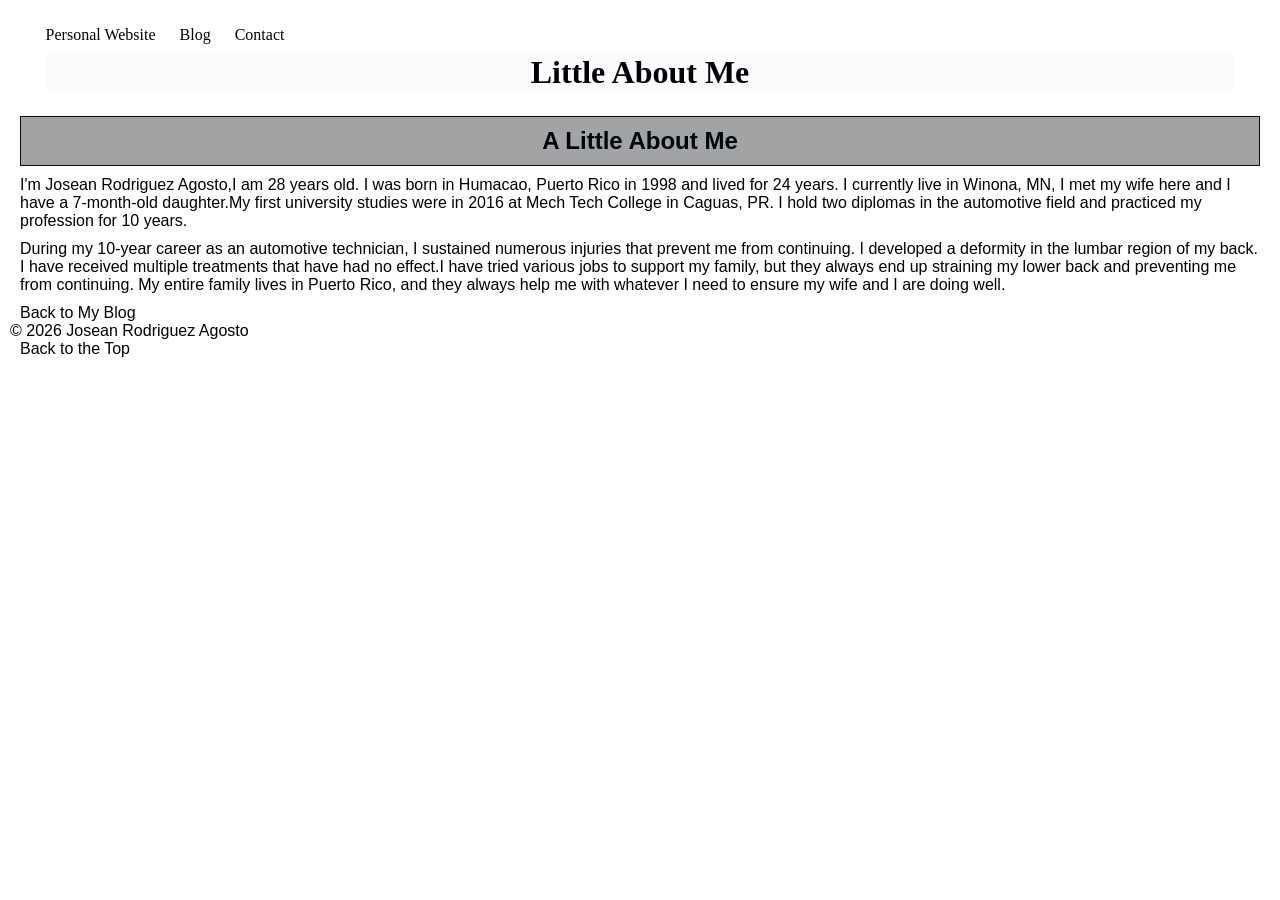
<file: midterm_proyect/index.html>
<!DOCTYPE html>
<html lang="en">
<head>
  <meta charset="UTF-8">
  <meta name="viewport" content="width=device-width, initial-scale=1.0">
  <link href="styles.css" rel="stylesheet">
  <title>About Me</title>
  </head>
  <header>
    <nav>
        <a href="index.html">Personal Website</a>
        <a href="blog.html">Blog</a>
        <a href="contact.html">Contact</a>
    </nav>
    <h1>Little About Me</h1>
  </header>
  <main>
    <section>
        <h2>A Little About Me</h2>
        <p>I'm Josean Rodriguez Agosto,I am 28 years old. I was born in Humacao, Puerto Rico in 1998 and lived for 24 years. I currently live in Winona, MN, I met my wife here and I have a 7-month-old daughter.My first university studies were in 2016 at Mech Tech College in Caguas, PR. I hold two diplomas in the automotive field and practiced my profession for 10 years.</p>
        <p>During my 10-year career as an automotive technician, I sustained numerous injuries that prevent me from continuing. I developed a deformity in the lumbar region of my back. I have received multiple treatments that have had no effect.I have tried various jobs to support my family, but they always end up straining my lower back and preventing me from continuing. My entire family lives in Puerto Rico, and they always help me with whatever I need to ensure my wife and I are doing well.</p>
    </section>
    <a href="blog.html">Back to My Blog</a>
  </main>
  <footer> 
    <nav>&copy; 2026 Josean Rodriguez Agosto</nav>
</footer>
<a id="main-heading" href="#main-heading">Back to the Top</a>
</html>
</file>
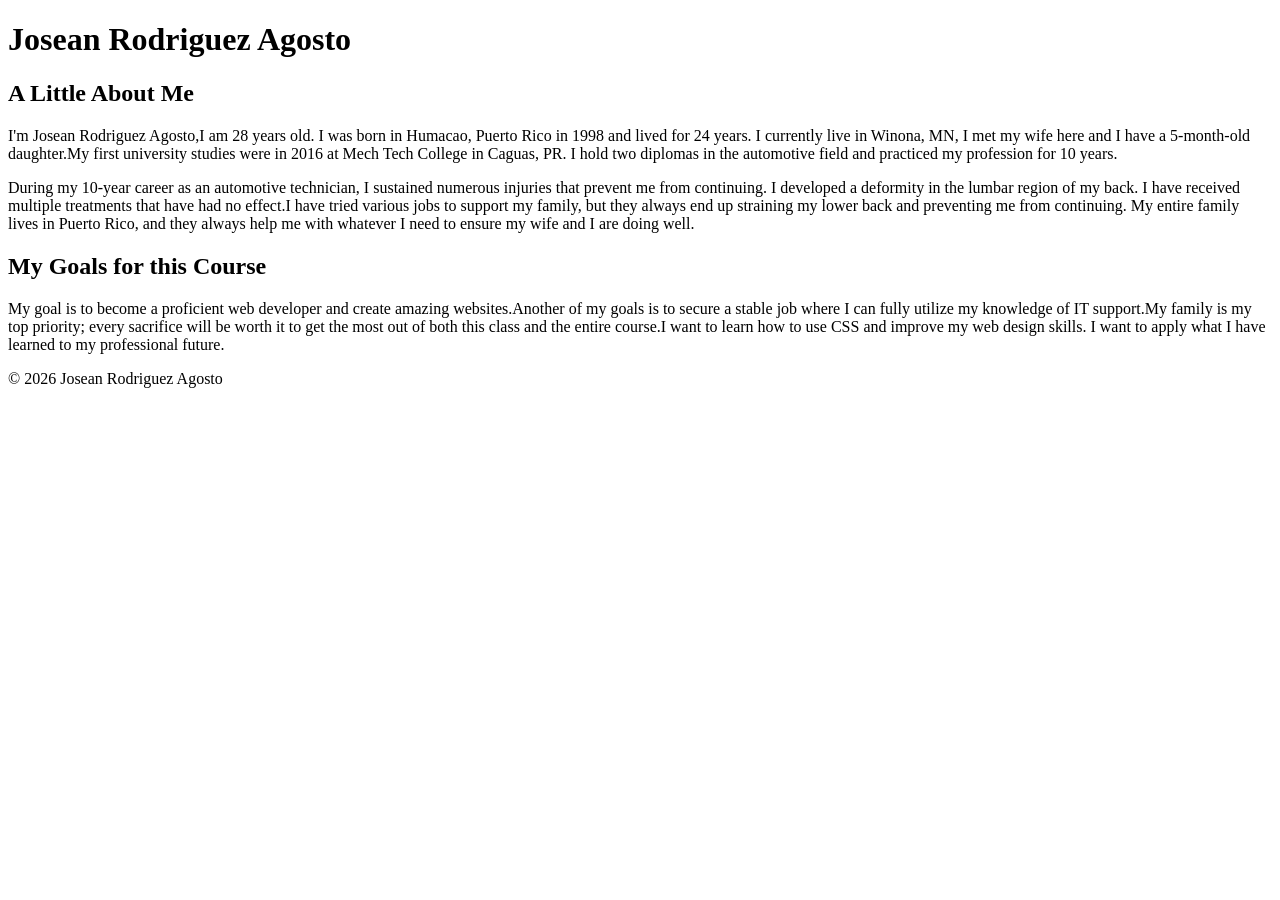
<file: Week1_Assogment/index.html>
<!DOCTYPE html>
<header>
<h1>Josean Rodriguez Agosto</h1>
</header>
<main>
    <section>
        <h2>A Little About Me</h2>
        <p>I'm Josean Rodriguez Agosto,I am 28 years old. I was born in Humacao, Puerto Rico in 1998 and lived for 24 years. I currently live in Winona, MN, I met my wife here and I have a 5-month-old daughter.My first university studies were in 2016 at Mech Tech College in Caguas, PR. I hold two diplomas in the automotive field and practiced my profession for 10 years.</p>
        <p>During my 10-year career as an automotive technician, I sustained numerous injuries that prevent me from continuing. I developed a deformity in the lumbar region of my back. I have received multiple treatments that have had no effect.I have tried various jobs to support my family, but they always end up straining my lower back and preventing me from continuing. My entire family lives in Puerto Rico, and they always help me with whatever I need to ensure my wife and I are doing well.</p>
    </section>
    <section>
        <h2>My Goals for this Course</h2>
        <p>My goal is to become a proficient web developer and create amazing websites.Another of my goals is to secure a stable job where I can fully utilize my knowledge of IT support.My family is my top priority; every sacrifice will be worth it to get the most out of both this class and the entire course.I want to learn how to use CSS and improve my web design skills. I want to apply what I have learned to my professional future.</p>
    </section>
</main>
<footer> 
    <nav>&copy; 2026 Josean Rodriguez Agosto</nav>
</footer>
</html>
</file>
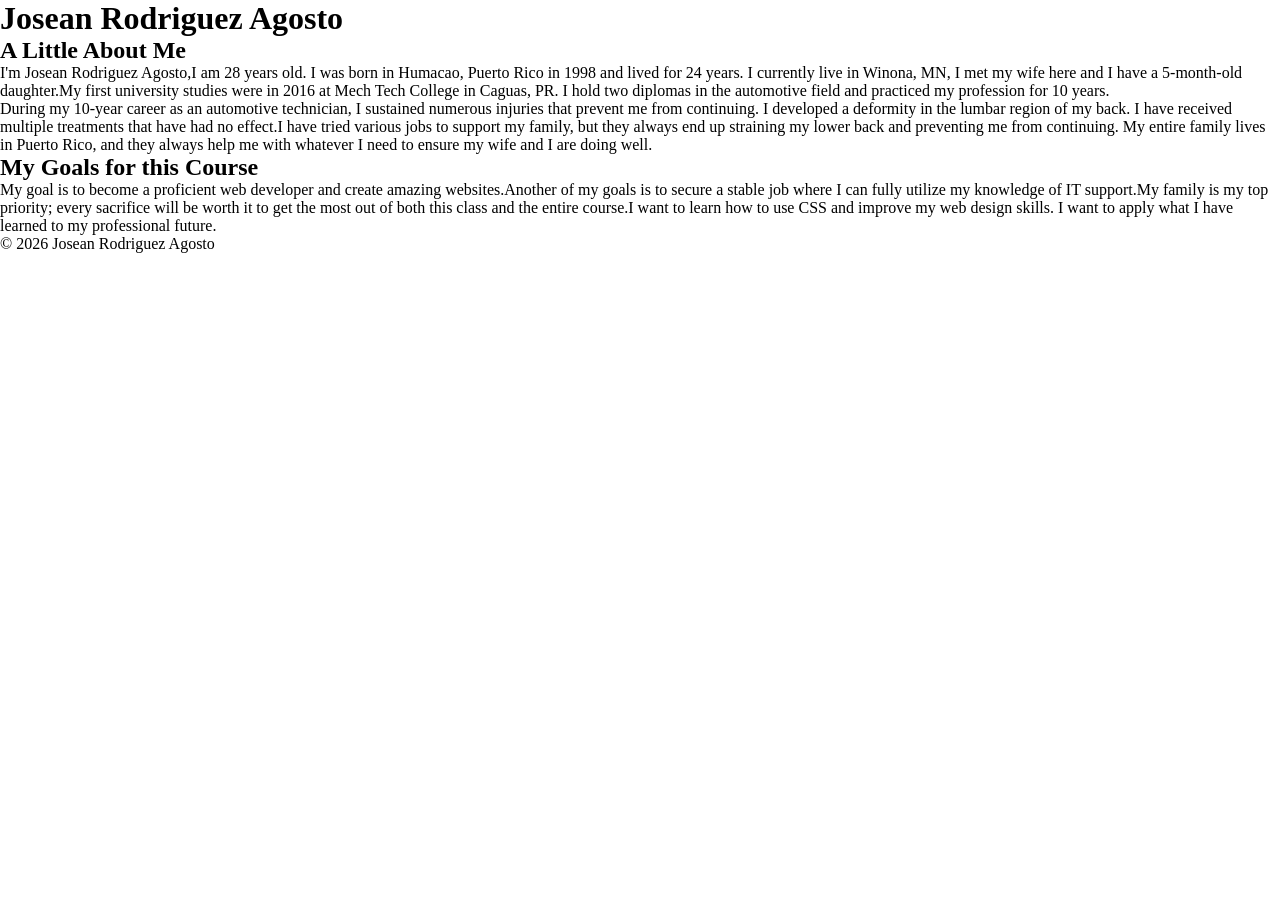
<file: Week2_Assigment/Index.html>
<!DOCTYPE html>
<html lang="en">
<head>
    <title>Josean Rodriguez Agosto</title>
    <meta charset="UTF-8">
    <meta name="viewport" content="width=device-width, initial-scale=1.0">
    <link href="Reset.css" rel="stylesheet">
</head>
<body>
<header>
<h1>Josean Rodriguez Agosto</h1>
</header>
<main>
    <section>
        <h2>A Little About Me</h2>
        <p>I'm Josean Rodriguez Agosto,I am 28 years old. I was born in Humacao, Puerto Rico in 1998 and lived for 24 years. I currently live in Winona, MN, I met my wife here and I have a 5-month-old daughter.My first university studies were in 2016 at Mech Tech College in Caguas, PR. I hold two diplomas in the automotive field and practiced my profession for 10 years.</p>
        <p>During my 10-year career as an automotive technician, I sustained numerous injuries that prevent me from continuing. I developed a deformity in the lumbar region of my back. I have received multiple treatments that have had no effect.I have tried various jobs to support my family, but they always end up straining my lower back and preventing me from continuing. My entire family lives in Puerto Rico, and they always help me with whatever I need to ensure my wife and I are doing well.</p>
    </section>
    <section>
        <h2>My Goals for this Course</h2>
        <p>My goal is to become a proficient web developer and create amazing websites.Another of my goals is to secure a stable job where I can fully utilize my knowledge of IT support.My family is my top priority; every sacrifice will be worth it to get the most out of both this class and the entire course.I want to learn how to use CSS and improve my web design skills. I want to apply what I have learned to my professional future.</p>
    </section>
</main>
</body>
<footer> 
    <nav>&copy; 2026 Josean Rodriguez Agosto</nav>
</footer>
</html>
</file>
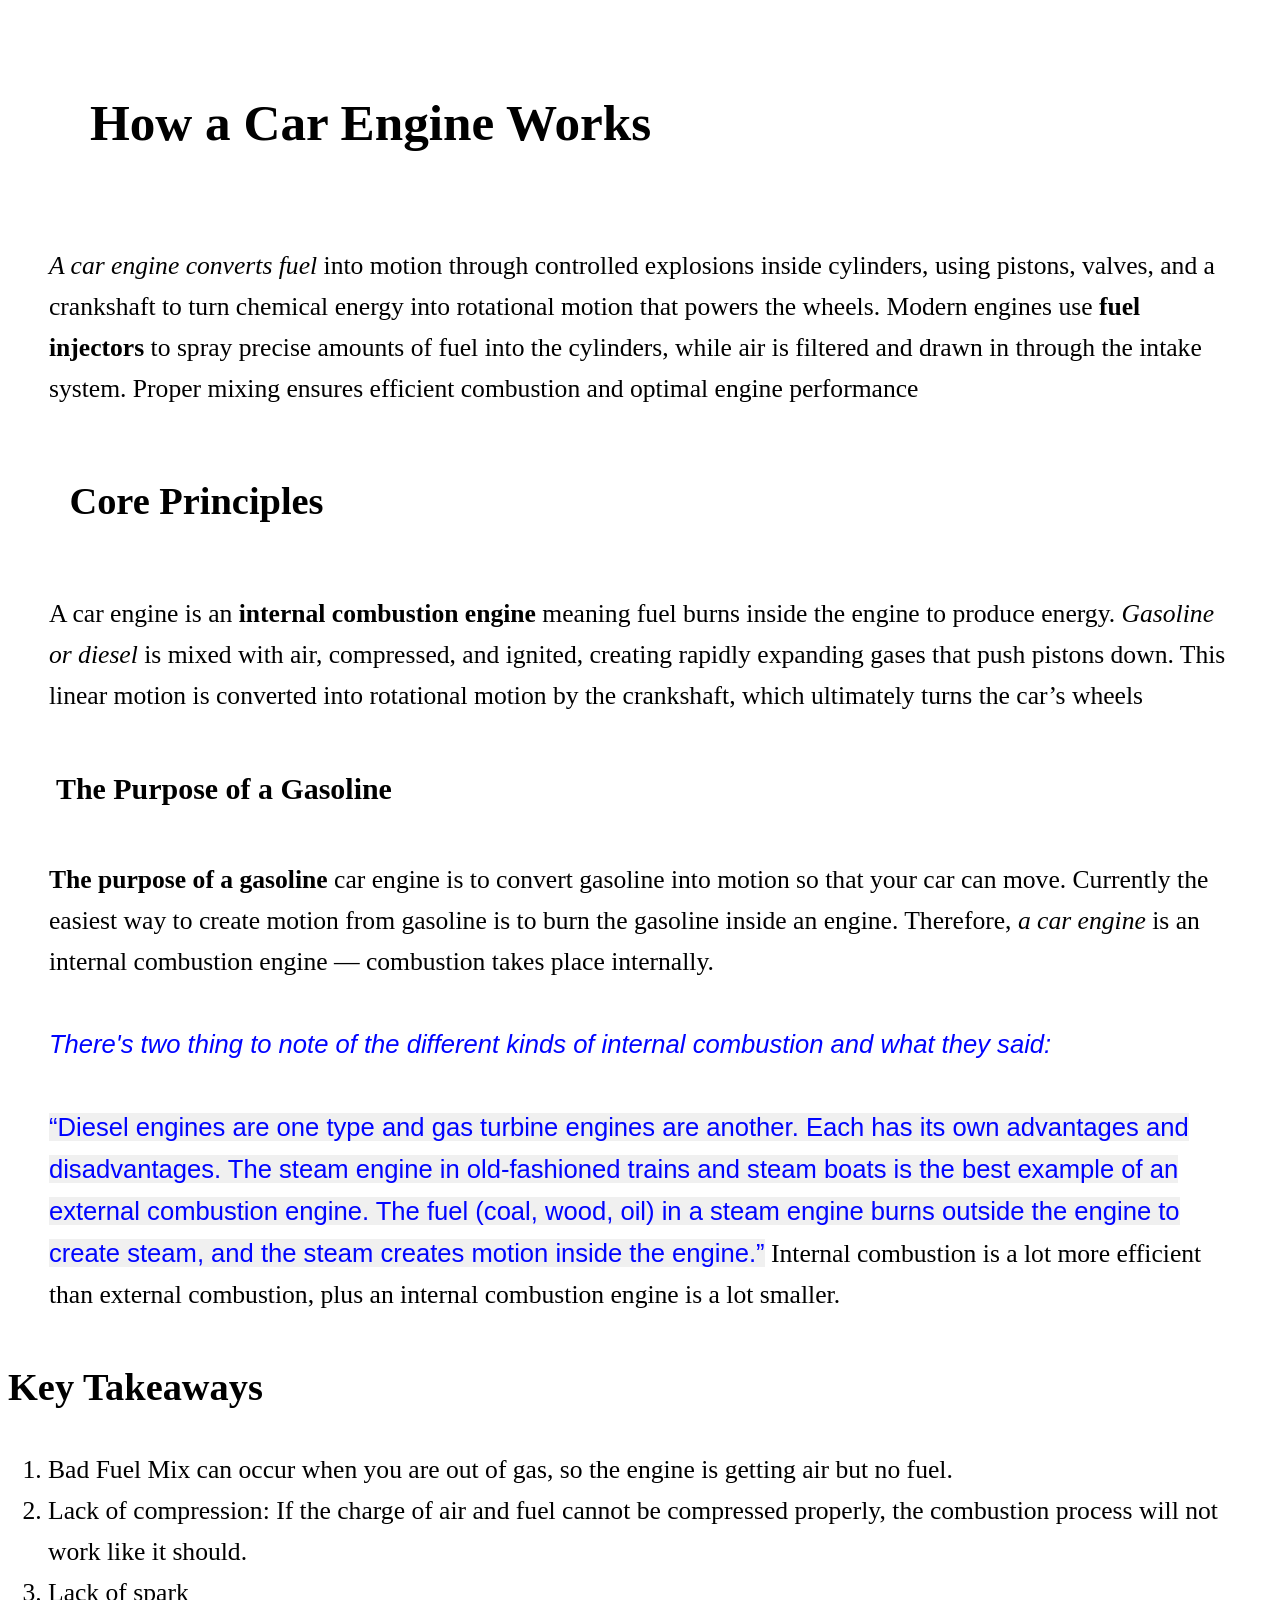
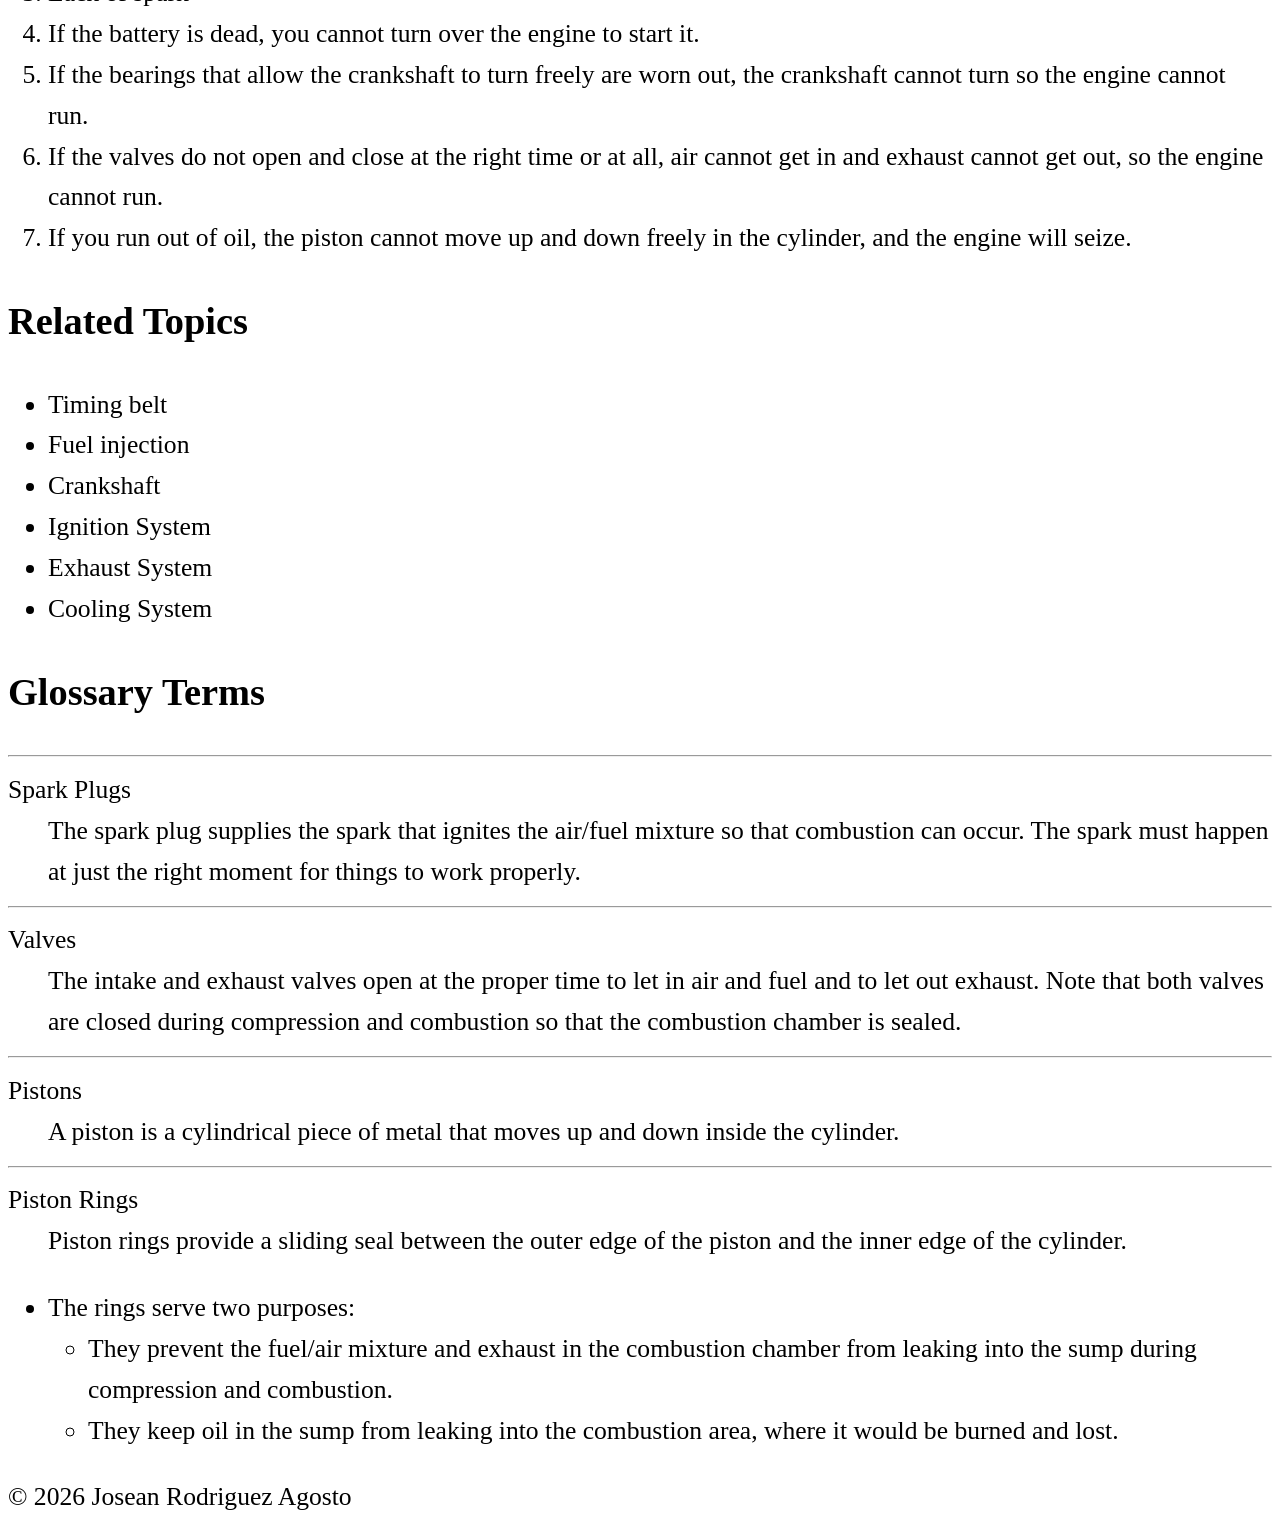
<file: Week3_Assignment/Index.html>
<!DOCTYPE html>
<html lang="en">
<head>
    <meta charset="UTF-8">
    <meta name="viewport" content="width=device-width, initial-scale=1.0">
    <title>How a Car Engine Works</title>
    <link href="style.css" rel="stylesheet">
</head>
<body>
    <header>
        <h1>How a Car Engine Works</h1>
            <p><em>A car engine converts fuel</em> into motion through controlled explosions inside cylinders, using pistons, valves, and a crankshaft to turn chemical energy into rotational motion that powers the wheels. Modern engines use <strong>fuel injectors</strong> to spray precise amounts of fuel into the cylinders, while air is filtered and drawn in through the intake system. Proper mixing ensures efficient combustion and optimal engine performance</p>
        <h2>Core Principles</h2>
            <p>A car engine is an <strong> internal combustion engine</strong> meaning fuel burns inside the engine to produce energy. <em>Gasoline or diesel</em> is mixed with air, compressed, and ignited, creating rapidly expanding gases that push pistons down. This linear motion is converted into rotational motion by the crankshaft, which ultimately turns the car’s wheels</p>   
        <h3>The Purpose of a Gasoline</h3>
            <p><strong>The purpose of a gasoline</strong> car engine is to convert gasoline into motion so that your car can move. Currently the easiest way to create motion from gasoline is to burn the gasoline inside an engine. Therefore, <em>a car engine</em> is an internal combustion engine — combustion takes place internally.</p>
            <p><cite>There's two thing to note of the different kinds of internal combustion and what they said:<cite></p>
             <p><q>Diesel engines are one type and gas turbine engines are another. Each has its own advantages and disadvantages. The steam engine in old-fashioned trains and steam boats is the best example of an external combustion engine. The fuel (coal, wood, oil) in a steam engine burns outside the engine to create steam, and the steam creates motion inside the engine.</q> Internal combustion is a lot more efficient than external combustion, plus an internal combustion engine is a lot smaller.</p>
    </header>
    <article>
    <h1>Key Takeaways</h1>
    <ol>
        <li>Bad Fuel Mix can occur when you are out of gas, so the engine is getting air but no fuel. </li>
        <li>Lack of compression: If the charge of air and fuel cannot be compressed properly, the combustion process will not work like it should.</li>
        <li>Lack of spark</li>
        <li>If the battery is dead, you cannot turn over the engine to start it.</li>
        <li>If the bearings that allow the crankshaft to turn freely are worn out, the crankshaft cannot turn so the engine cannot run.</li>
        <li>If the valves do not open and close at the right time or at all, air cannot get in and exhaust cannot get out, so the engine cannot run.</li>
        <li>If you run out of oil, the piston cannot move up and down freely in the cylinder, and the engine will seize.</li>
    </ol>
    <h1>Related Topics</h1>
        <ul>    
            <li>Timing belt</li>
            <li>Fuel injection</li>
            <li>Crankshaft</li>
            <li>Ignition System</li>
            <li>Exhaust System</li>
            <li>Cooling System</li>
        </ul>
    </dl>
        <dl>
            <h1>Glossary Terms</h1>
            <hr><dt>Spark Plugs</dt></hr>
            <dd>The spark plug supplies the spark that ignites the air/fuel mixture so that combustion can occur. The spark must happen at just the right moment for things to work properly.</dd>    
            <hr><dt>Valves</dt></hr>
            <dd>The intake and exhaust valves open at the proper time to let in air and fuel and to let out exhaust. Note that both valves are closed during compression and combustion so that the combustion chamber is sealed.</dd>
            <hr><dt>Pistons</dt></hr>    
            <dd>A piston is a cylindrical piece of metal that moves up and down inside the cylinder.</dd>
            <hr><dt>Piston Rings</dt></hr>
            <dd>Piston rings provide a sliding seal between the outer edge of the piston and the inner edge of the cylinder.</dd> 
            <ul>         
                    <li>The rings serve two purposes:     
                    <ul>
                        <li>They prevent the fuel/air mixture and exhaust in the combustion chamber from leaking into the sump during compression and combustion.</li>
                        <li>They keep oil in the sump from leaking into the combustion area, where it would be burned and lost.</li>          
                    </ul>
                </li>
            </ul>   
        </dl>
    </article>
</body>
</html>
<footer> 
    <nav>&copy; 2026 Josean Rodriguez Agosto</nav>
</footer>
</file>
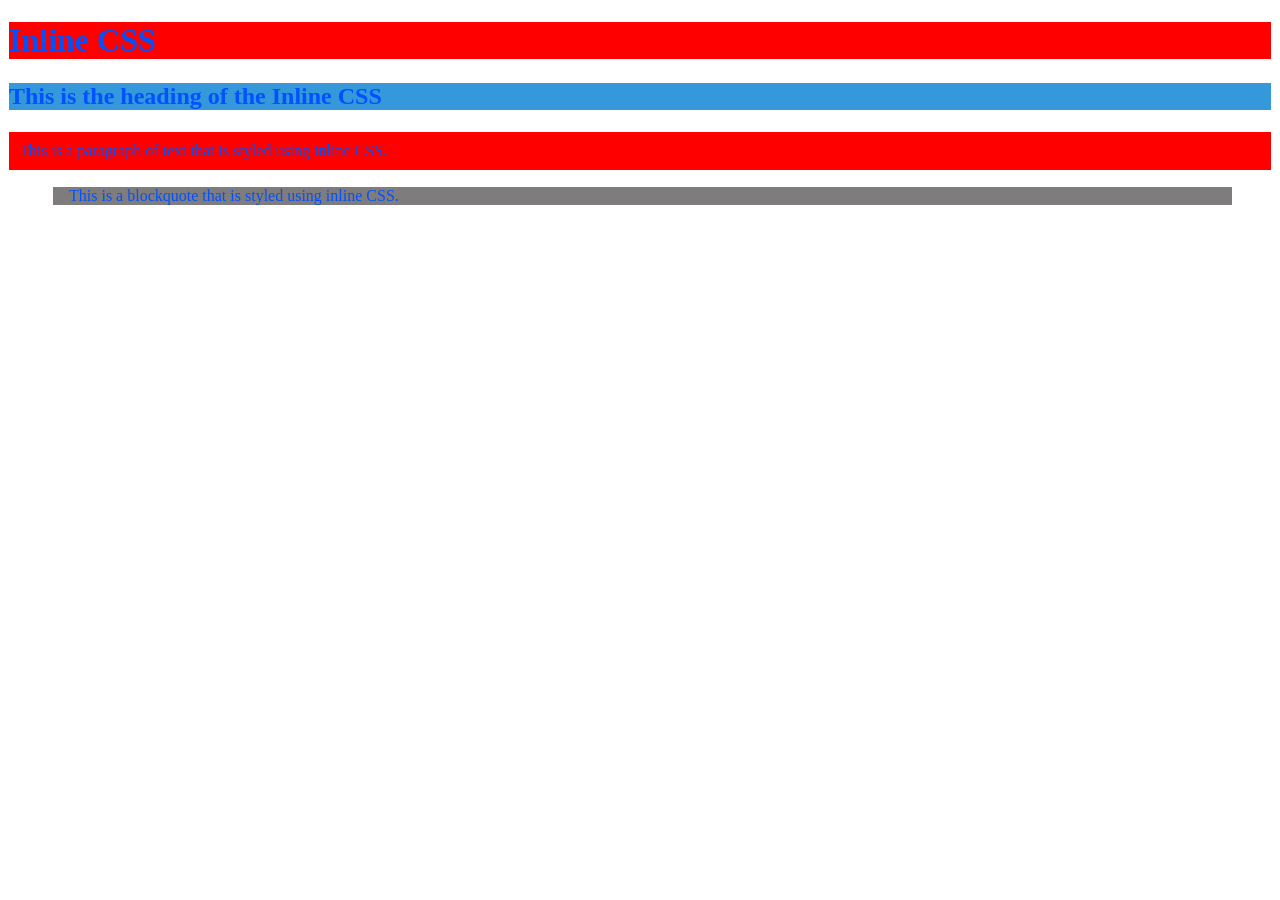
<file: Week6_Assignment/index.html>
<!DOCTYPE html>
<html lang="en">
    
    <head>
        <meta charset="UTF-8">
        <meta name="viewport" content="width=device-width, initial-scale=1.0">
        <title>Inline CSS</title>
        <link href="styles.css" rel="stylesheet">
    </head>
 
    <body>
        <h1>Inline CSS</h1>
        <h2>This is the heading of the Inline CSS</h2>
        <div>
            This is a paragraph of text that is styled using inline CSS.
        </div>
        <blockquote>
            This is a blockquote that is styled using inline CSS.
        </blockquote>
    </body>

</html>
</file>
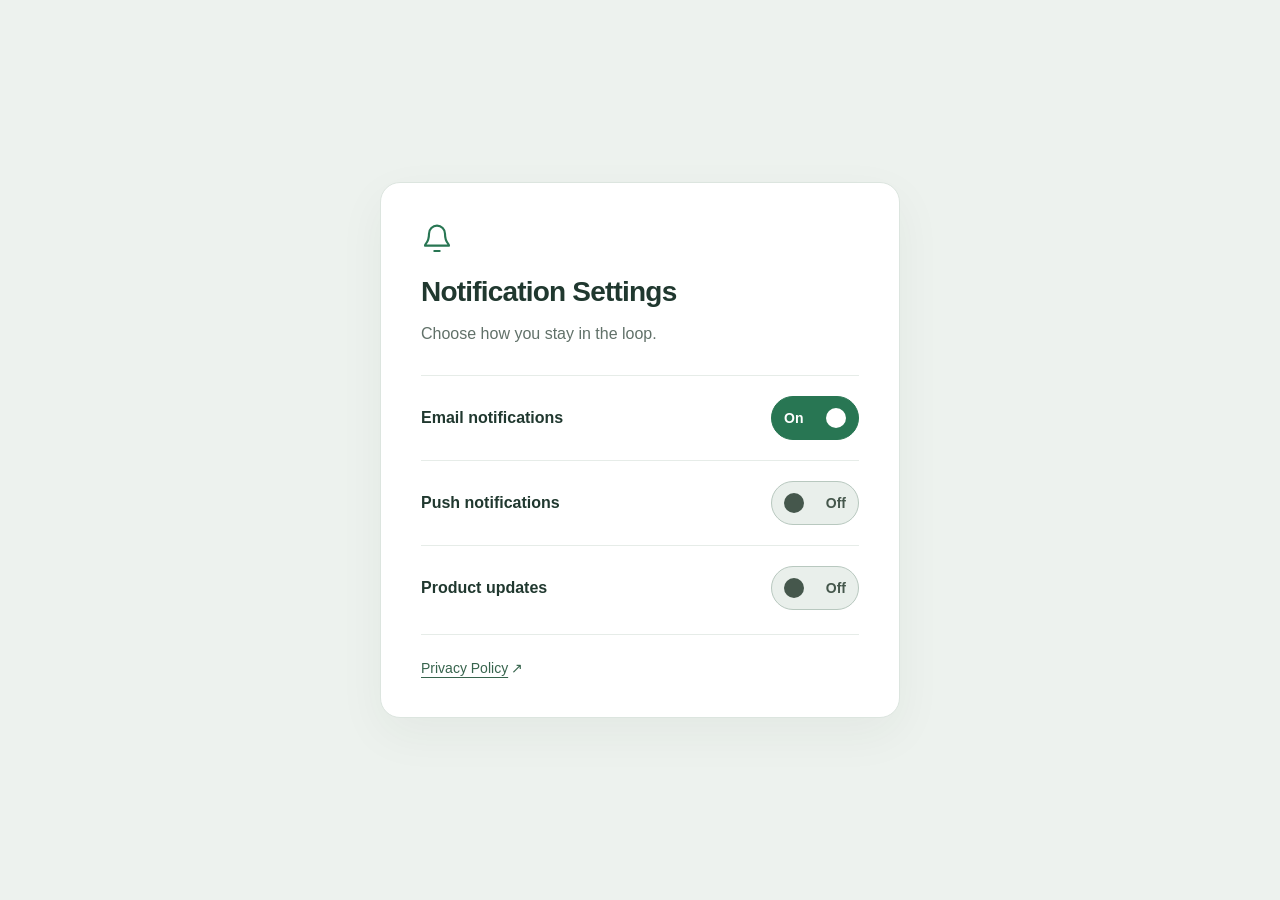
<file: Week7_Assignment/index.html>
<!DOCTYPE html>
<html lang="en">
<head>
  <meta charset="UTF-8">
  <meta name="viewport" content="width=device-width, initial-scale=1.0">
  <title>Notification Settings</title>
  <link rel="stylesheet" href="styles.css">
</head>
<body>
  <main>
    <div id="settings-panel" aria-labelledby="settings-title">
      <svg class="notification-icon" xmlns="http://www.w3.org/2000/svg" width="32" height="32" viewBox="0 0 24 24" fill="none" stroke="currentColor" stroke-width="1.6" stroke-linecap="round" stroke-linejoin="round" aria-hidden="true">
        <path d="M18 8a6 6 0 0 0-12 0c0 7-3 7-3 9h18c0-2-3-2-3-9"/>
        <path d="M10 21h4"/>
      </svg>
      <h2 id="settings-title">Notification Settings</h2>
      <p class="intro">Choose how you stay in the loop.</p>

      <div class="setting">
        <label id="email-label">Email notifications</label>
        <a href="#email" id="email" class="active" role="switch" aria-checked="true" aria-labelledby="email-label"><span>On</span></a>
      </div>
      <div class="setting">
        <label id="push-label">Push notifications</label>
        <a href="#push" id="push" role="switch" aria-checked="false" aria-labelledby="push-label"><span>Off</span></a>
      </div>
      <div class="setting">
        <label id="updates-label">Product updates</label>
        <a href="#updates" id="updates" role="switch" aria-checked="false" aria-labelledby="updates-label"><span>Off</span></a>
      </div>

      <div class="privacy-row">
        <a href="https://www.mozilla.org/en-US/privacy/" target="_blank" rel="noopener noreferrer">Privacy Policy</a>
      </div>
    </div>
  </main>
  <script>
    // Keep the visual state and accessible switch state in sync.
    document.querySelectorAll('.setting a').forEach(toggle => {
      function changeState(event) {
        event.preventDefault();
        const enabled = toggle.classList.toggle('active');
        toggle.setAttribute('aria-checked', String(enabled));
        toggle.querySelector('span').textContent = enabled ? 'On' : 'Off';
      }
      toggle.addEventListener('click', changeState);
      toggle.addEventListener('keydown', event => {
        if (event.key === ' ') changeState(event);
      });
    });
  </script>
</body>
</html>
</file>
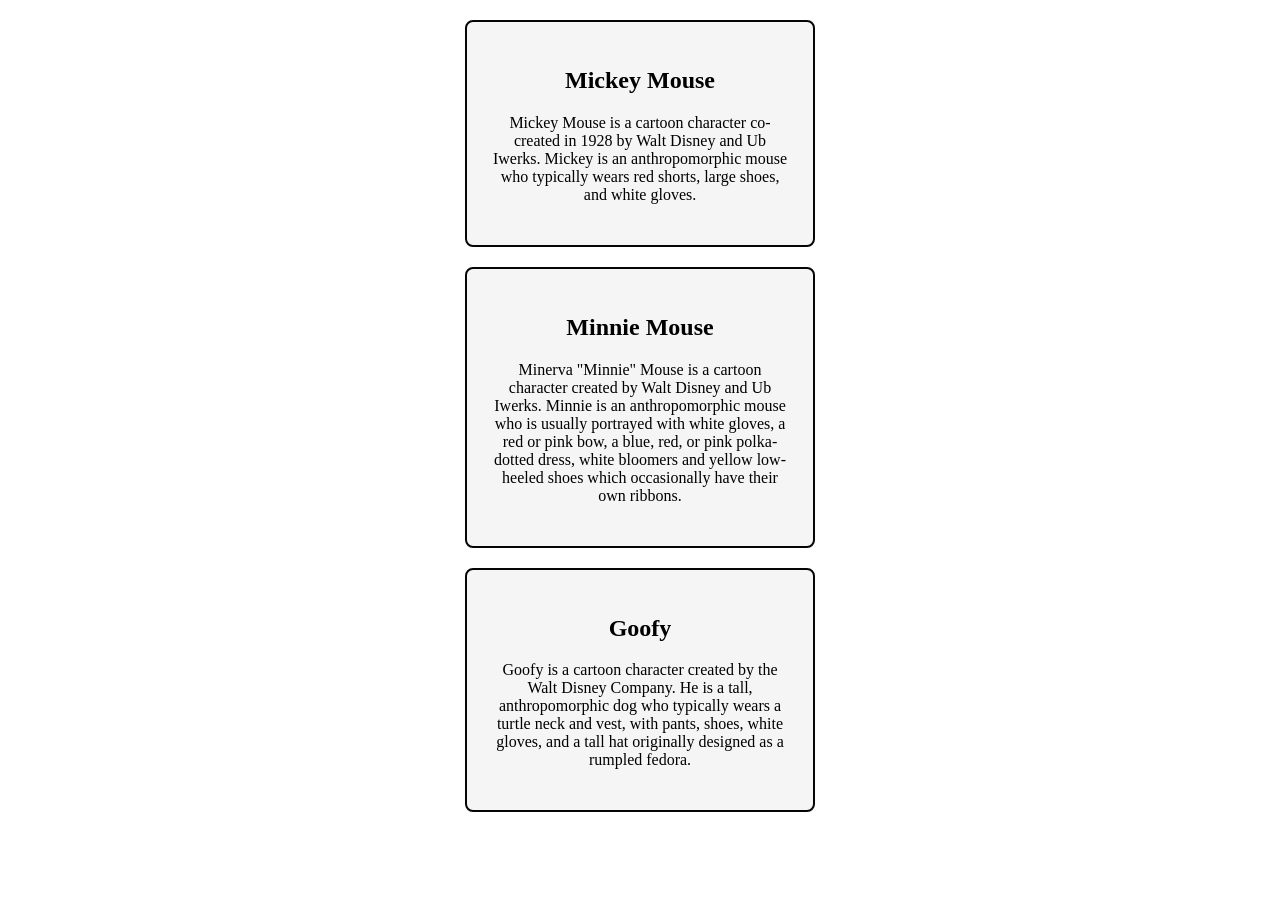
<file: Week8_Assignment/index.html>
<!DOCTYPE html>
<html lang="en">
<head>
  <meta charset="UTF-8">
  <meta name="viewport" content="width=device-width, initial-scale=1.0">
  <link href="styles.css" rel="stylesheet">
  <title>Products</title>
</head>
<body>
  <div class="product-container">
    <article class="product-card">
      <h2>Mickey Mouse</h2>
      <p>Mickey Mouse is a cartoon character co-created in 1928 by Walt Disney and Ub Iwerks. Mickey is an anthropomorphic mouse who typically wears red shorts, large shoes, and white gloves.</p>
    </article>

    <article class="product-card">
      <h2>Minnie Mouse</h2>
      <p>Minerva "Minnie" Mouse is a cartoon character created by Walt Disney and Ub Iwerks. Minnie is an anthropomorphic mouse who is usually portrayed with white gloves, a red or pink bow, a blue, red, or pink polka-dotted dress, white bloomers and yellow low-heeled shoes which occasionally have their own ribbons.</p>
    </article>

    <article class="product-card">
      <h2>Goofy</h2>
      <p>Goofy is a cartoon character created by the Walt Disney Company. He is a tall, anthropomorphic dog who typically wears a turtle neck and vest, with pants, shoes, white gloves, and a tall hat originally designed as a rumpled fedora.</p>
    </article>
  </div>
</body>
</html>
</file>
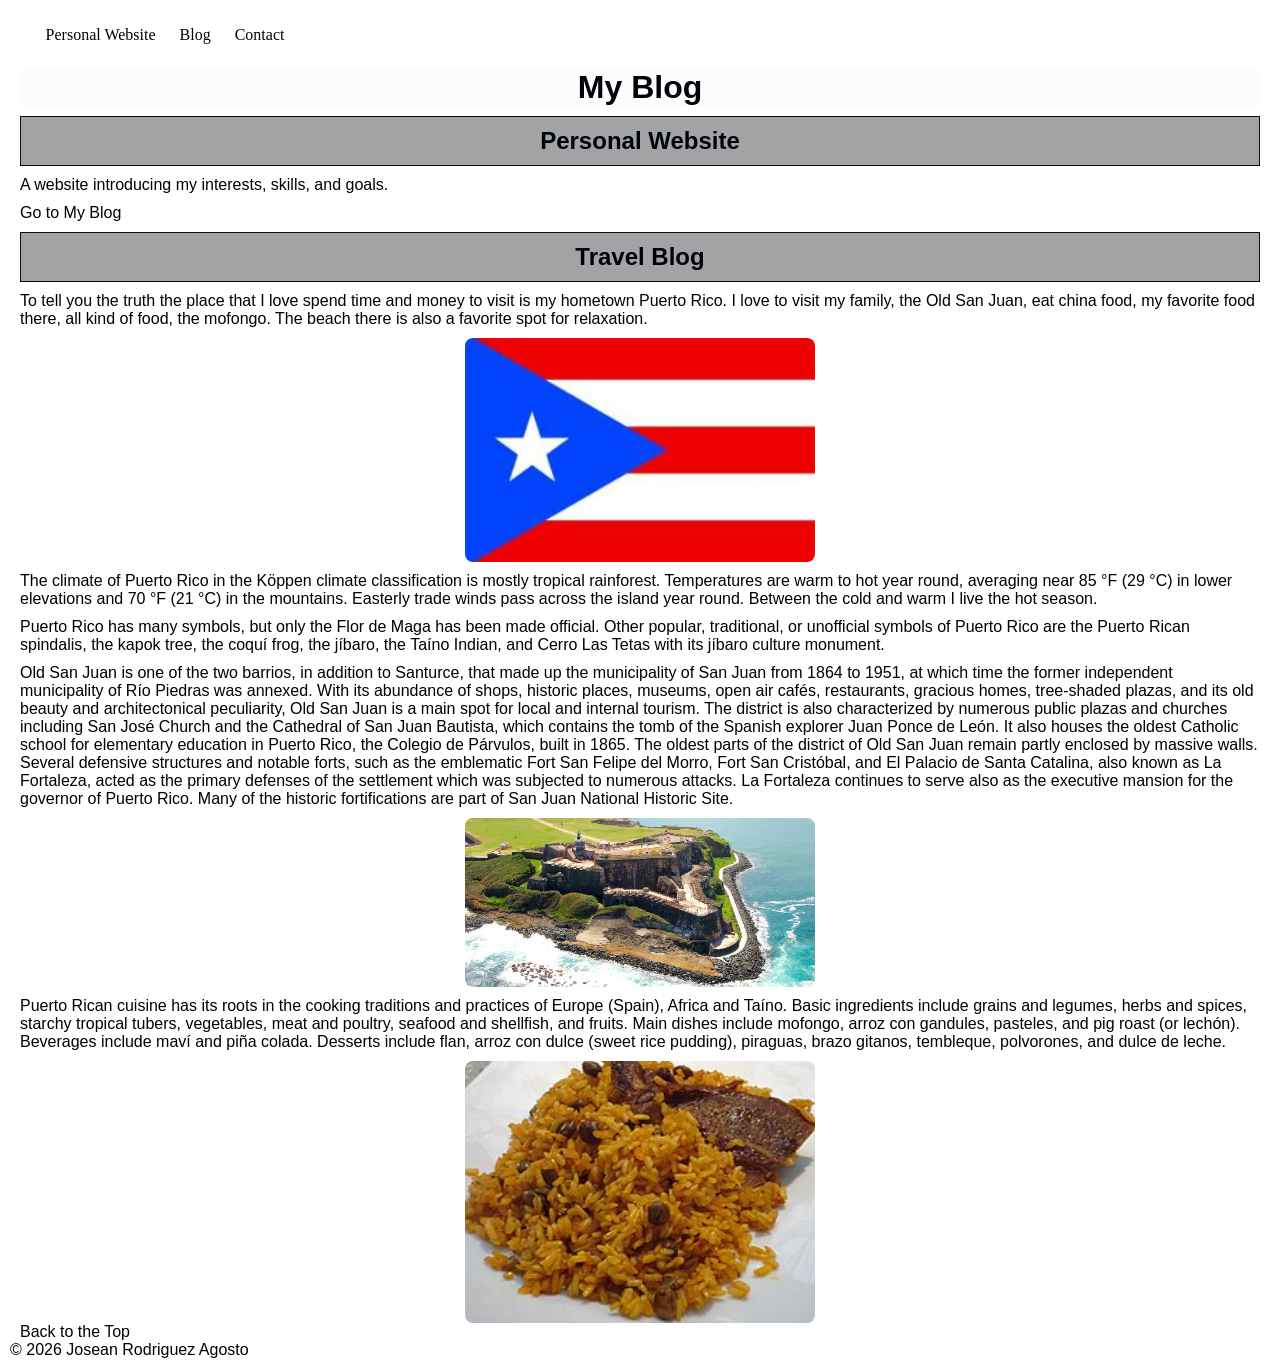
<file: midterm_proyect/blog.html>
<!DOCTYPE html>
<html lang="en">
<head>
    <meta charset="UTF-8">
    <meta name="viewport" content="width=device-width, initial-scale=1.0">
    <link href="styles.css" rel="stylesheet">
    <title>My Blog</title>
</head>
<body>
<header>
    <nav>
        <a href="index.html">Personal Website</a>
        <a href="blog.html">Blog</a>
        <a href="contact.html">Contact</a>
    </nav>
  </header>
<main>
  <body>
  <h1 id="main-heading">My Blog</h1>
    <article>
      <h2>Personal Website</h2>
      <p>A website introducing my interests, skills, and goals.</p>
      <a href="blog.html">Go to My Blog</a>
    </article>
    <article>
      <h2>Travel Blog</h2>
      <p>To tell you the truth the place that I love spend time and money to visit is my hometown Puerto Rico.  I love to visit my family, the Old San Juan, eat china food, my favorite food there, all kind of food, the mofongo.  The beach there is also a favorite spot for relaxation.</p>
      <img src="PR.jpeg" alt="Puerto Rico">
      <p>The climate of Puerto Rico in the Köppen climate classification is mostly tropical rainforest. Temperatures are warm to hot year round, averaging near 85 °F (29 °C) in lower elevations and 70 °F (21 °C) in the mountains. Easterly trade winds pass across the island year round. Between the cold and warm I live the hot season. </p>
      <p>Puerto Rico has many symbols, but only the Flor de Maga has been made official. Other popular, traditional, or unofficial symbols of Puerto Rico are the Puerto Rican spindalis, the kapok tree, the coquí frog, the jíbaro, the Taíno Indian, and Cerro Las Tetas with its jíbaro culture monument.</p>
      <p>Old San Juan is one of the two barrios, in addition to Santurce, that made up the municipality of San Juan from 1864 to 1951, at which time the former independent municipality of Río Piedras was annexed. With its abundance of shops, historic places, museums, open air cafés, restaurants, gracious homes, tree-shaded plazas, and its old beauty and architectonical peculiarity, Old San Juan is a main spot for local and internal tourism. The district is also characterized by numerous public plazas and churches including San José Church and the Cathedral of San Juan Bautista, which contains the tomb of the Spanish explorer Juan Ponce de León. It also houses the oldest Catholic school for elementary education in Puerto Rico, the Colegio de Párvulos, built in 1865.  The oldest parts of the district of Old San Juan remain partly enclosed by massive walls. Several defensive structures and notable forts, such as the emblematic Fort San Felipe del Morro, Fort San Cristóbal, and El Palacio de Santa Catalina, also known as La Fortaleza, acted as the primary defenses of the settlement which was subjected to numerous attacks. La Fortaleza continues to serve also as the executive mansion for the governor of Puerto Rico. Many of the historic fortifications are part of San Juan National Historic Site.</p>
      <img src="el-morro-san-juan.webp" alt="El Morro San Juan">
      <p>Puerto Rican cuisine has its roots in the cooking traditions and practices of Europe (Spain), Africa and Taíno. Basic ingredients include grains and legumes, herbs and spices, starchy tropical tubers, vegetables, meat and poultry, seafood and shellfish, and fruits. Main dishes include mofongo, arroz con gandules, pasteles, and pig roast (or lechón). Beverages include maví and piña colada. Desserts include flan, arroz con dulce (sweet rice pudding), piraguas, brazo gitanos, tembleque, polvorones, and dulce de leche.</p>
      <img src="Arrozcongandules2.jpg" alt="Arroz con gandules">
      
    </article>
  </main>

</body>
<a id="main-heading" href="#main-heading">Back to the Top</a>
</html>
<footer> 
    <nav>&copy; 2026 Josean Rodriguez Agosto</nav>
</footer>
</file>
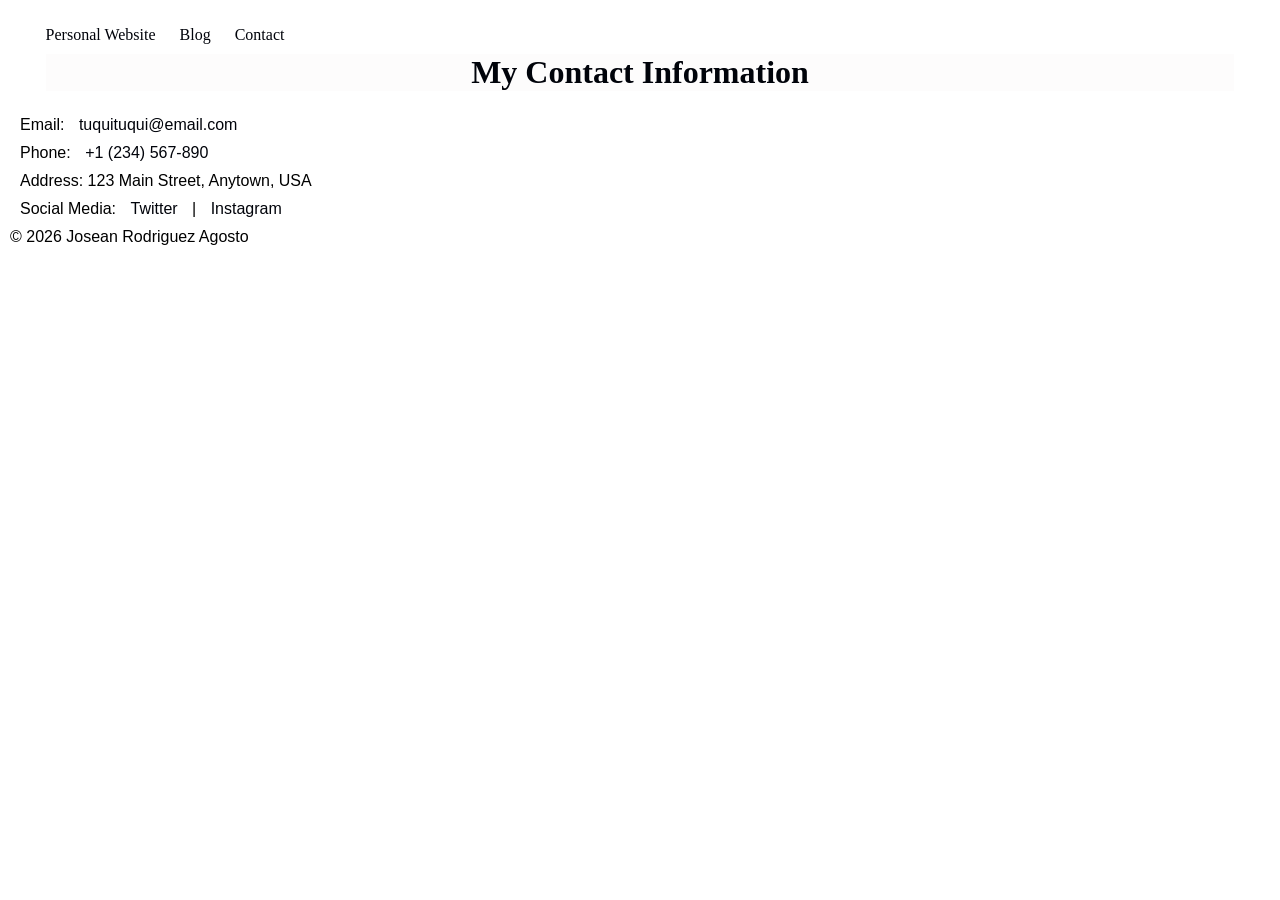
<file: midterm_proyect/contact.html>
<!DOCTYPE html>
<html lang="en">
<head>
  <meta charset="UTF-8">
  <meta name="viewport" content="width=device-width, initial-scale=1.0">
  <link href="styles.css" rel="stylesheet">
  <title>About Me</title>
  </head>
  <header>
    <nav>
        <a href="index.html">Personal Website</a>
        <a href="blog.html">Blog</a>
        <a href="contact.html">Contact</a>
    </nav>
    <h1>My Contact Information</h1>
  </header>
<p>Email: <a href="mailto:tuquituqui@email.com">tuquituqui@email.com</a></p>
<p>Phone: <a href="tel:+1234567890">+1 (234) 567-890</a></p>
<p>Address: 123 Main Street, Anytown, USA</p>
<P>Social Media: <a href="https://twitter.com/tuquituqui" target="_blank">Twitter</a> | <a href="https://instagram.com/tuquituqui" target="_blank">Instagram</a></P>
  <footer> 
    <nav>&copy; 2026 Josean Rodriguez Agosto</nav>
  </footer>
</html>
</file>
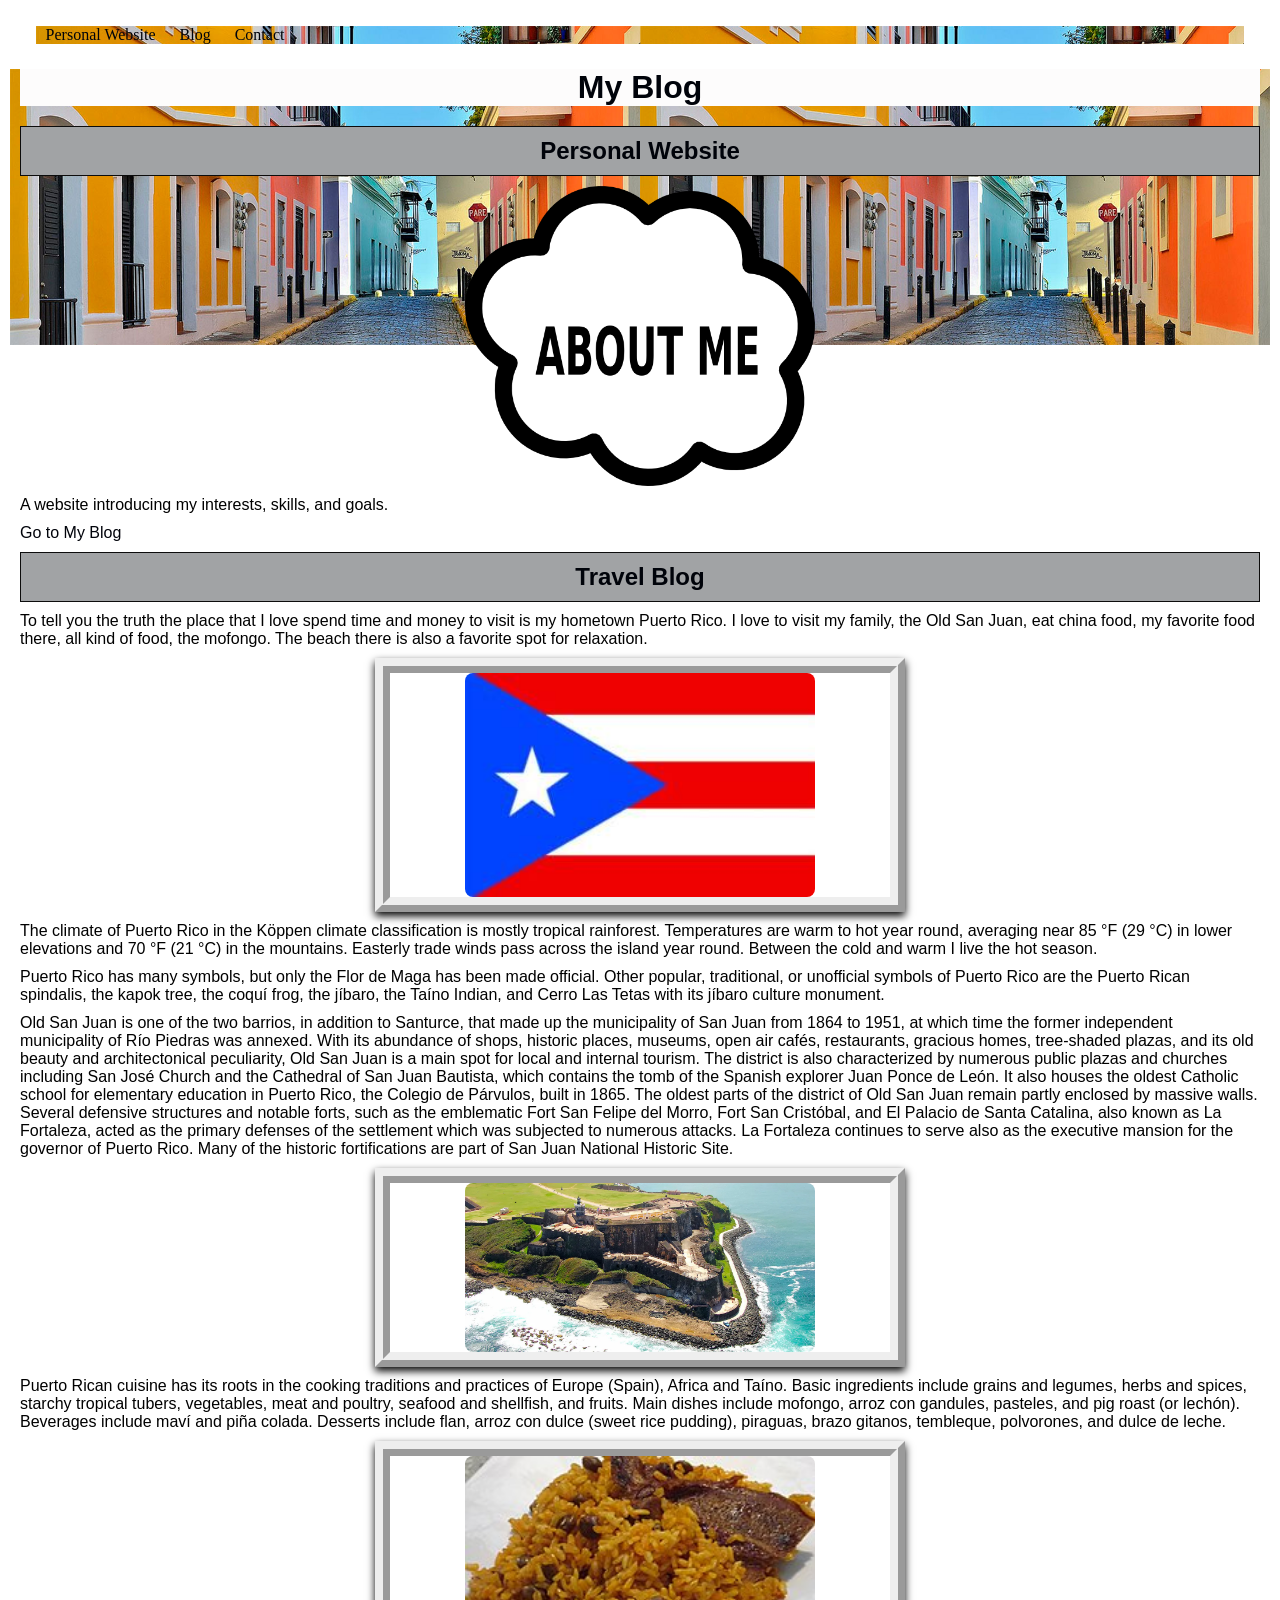
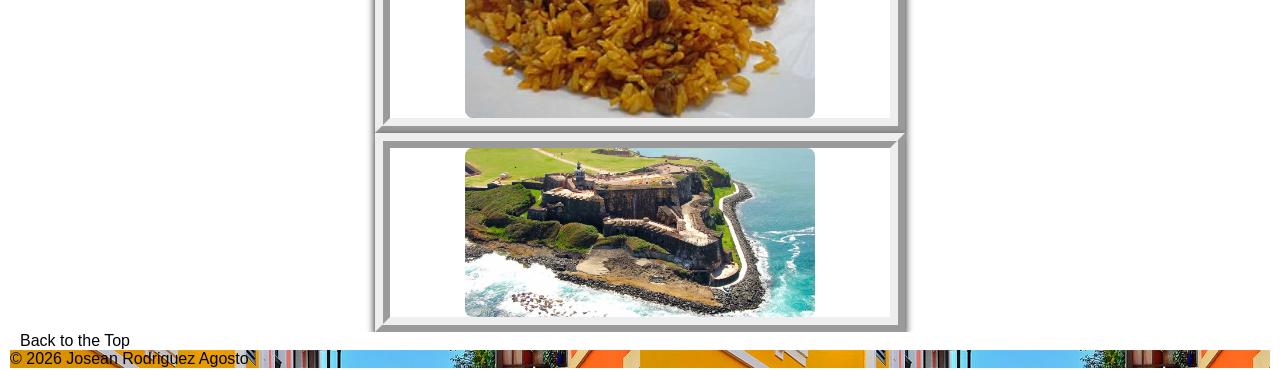
<file: Week10_Assignment/blog.html>
<!DOCTYPE html>
<html lang="en">
<head>
    <meta charset="UTF-8">
    <meta name="viewport" content="width=device-width, initial-scale=1.0">
    <link href="styles.css" rel="stylesheet">
    <title>My Blog</title>
</head>
<body>
<header>
    <nav>
        <a href="index.html">Personal Website</a>
        <a href="blog.html">Blog</a>
        <a href="contact.html">Contact</a>
    </nav>
  </header>
<main>
  <body>
  <h1 id="main-heading">My Blog</h1>
    <article>
      <h2>Personal Website</h2>
      <img class="Project image" src="Aboutme.png" alt="Project Image">
      <p>A website introducing my interests, skills, and goals.</p>
      <a href="blog.html">Go to My Blog</a>
    </article>
    <article>
      <h2>Travel Blog</h2>
      <p>To tell you the truth the place that I love spend time and money to visit is my hometown Puerto Rico.  I love to visit my family, the Old San Juan, eat china food, my favorite food there, all kind of food, the mofongo.  The beach there is also a favorite spot for relaxation.</p>
      <picture>
        <source srcset="PR.jpeg" type="image/webp">
        <img src="PR.jpeg" alt="Puerto Rico">
      </picture>
      <p>The climate of Puerto Rico in the Köppen climate classification is mostly tropical rainforest. Temperatures are warm to hot year round, averaging near 85 °F (29 °C) in lower elevations and 70 °F (21 °C) in the mountains. Easterly trade winds pass across the island year round. Between the cold and warm I live the hot season. </p>
      <p>Puerto Rico has many symbols, but only the Flor de Maga has been made official. Other popular, traditional, or unofficial symbols of Puerto Rico are the Puerto Rican spindalis, the kapok tree, the coquí frog, the jíbaro, the Taíno Indian, and Cerro Las Tetas with its jíbaro culture monument.</p>
      <p>Old San Juan is one of the two barrios, in addition to Santurce, that made up the municipality of San Juan from 1864 to 1951, at which time the former independent municipality of Río Piedras was annexed. With its abundance of shops, historic places, museums, open air cafés, restaurants, gracious homes, tree-shaded plazas, and its old beauty and architectonical peculiarity, Old San Juan is a main spot for local and internal tourism. The district is also characterized by numerous public plazas and churches including San José Church and the Cathedral of San Juan Bautista, which contains the tomb of the Spanish explorer Juan Ponce de León. It also houses the oldest Catholic school for elementary education in Puerto Rico, the Colegio de Párvulos, built in 1865.  The oldest parts of the district of Old San Juan remain partly enclosed by massive walls. Several defensive structures and notable forts, such as the emblematic Fort San Felipe del Morro, Fort San Cristóbal, and El Palacio de Santa Catalina, also known as La Fortaleza, acted as the primary defenses of the settlement which was subjected to numerous attacks. La Fortaleza continues to serve also as the executive mansion for the governor of Puerto Rico. Many of the historic fortifications are part of San Juan National Historic Site.</p>
      <picture>
        <source srcset="el-morro-san-juan.webp" type="image/webp">
        <img src="el-morro-san-juan.jpeg" alt="El Morro San Juan">
      </picture>
      <p>Puerto Rican cuisine has its roots in the cooking traditions and practices of Europe (Spain), Africa and Taíno. Basic ingredients include grains and legumes, herbs and spices, starchy tropical tubers, vegetables, meat and poultry, seafood and shellfish, and fruits. Main dishes include mofongo, arroz con gandules, pasteles, and pig roast (or lechón). Beverages include maví and piña colada. Desserts include flan, arroz con dulce (sweet rice pudding), piraguas, brazo gitanos, tembleque, polvorones, and dulce de leche.</p>
      <picture>
        <source srcset="Arrozcongandules2.jpg" type="image/webp">
        <img src="Arrozcongandules2.jpg" alt="Arroz con gandules">
      </picture>

      <picture>
  <source
    media="(min-width: 768px)"
    srcset="el-morro-san-juan.webp"
    srcset="Arrozcongandules2.jpg"
    srcset="Aboutme.png"
    srcset="PR.jpeg"
  >
  <img
    class="hero-image"
    src="Aboutme.png"
    alt="Ocean waves along the coast of Puerto Rico"
  >
</picture>
    </article>
  </main>
</body>
<a id="main-heading" href="#main-heading">Back to the Top</a>
</html>
<footer> 
    <nav>&copy; 2026 Josean Rodriguez Agosto</nav>
</footer>
</file>
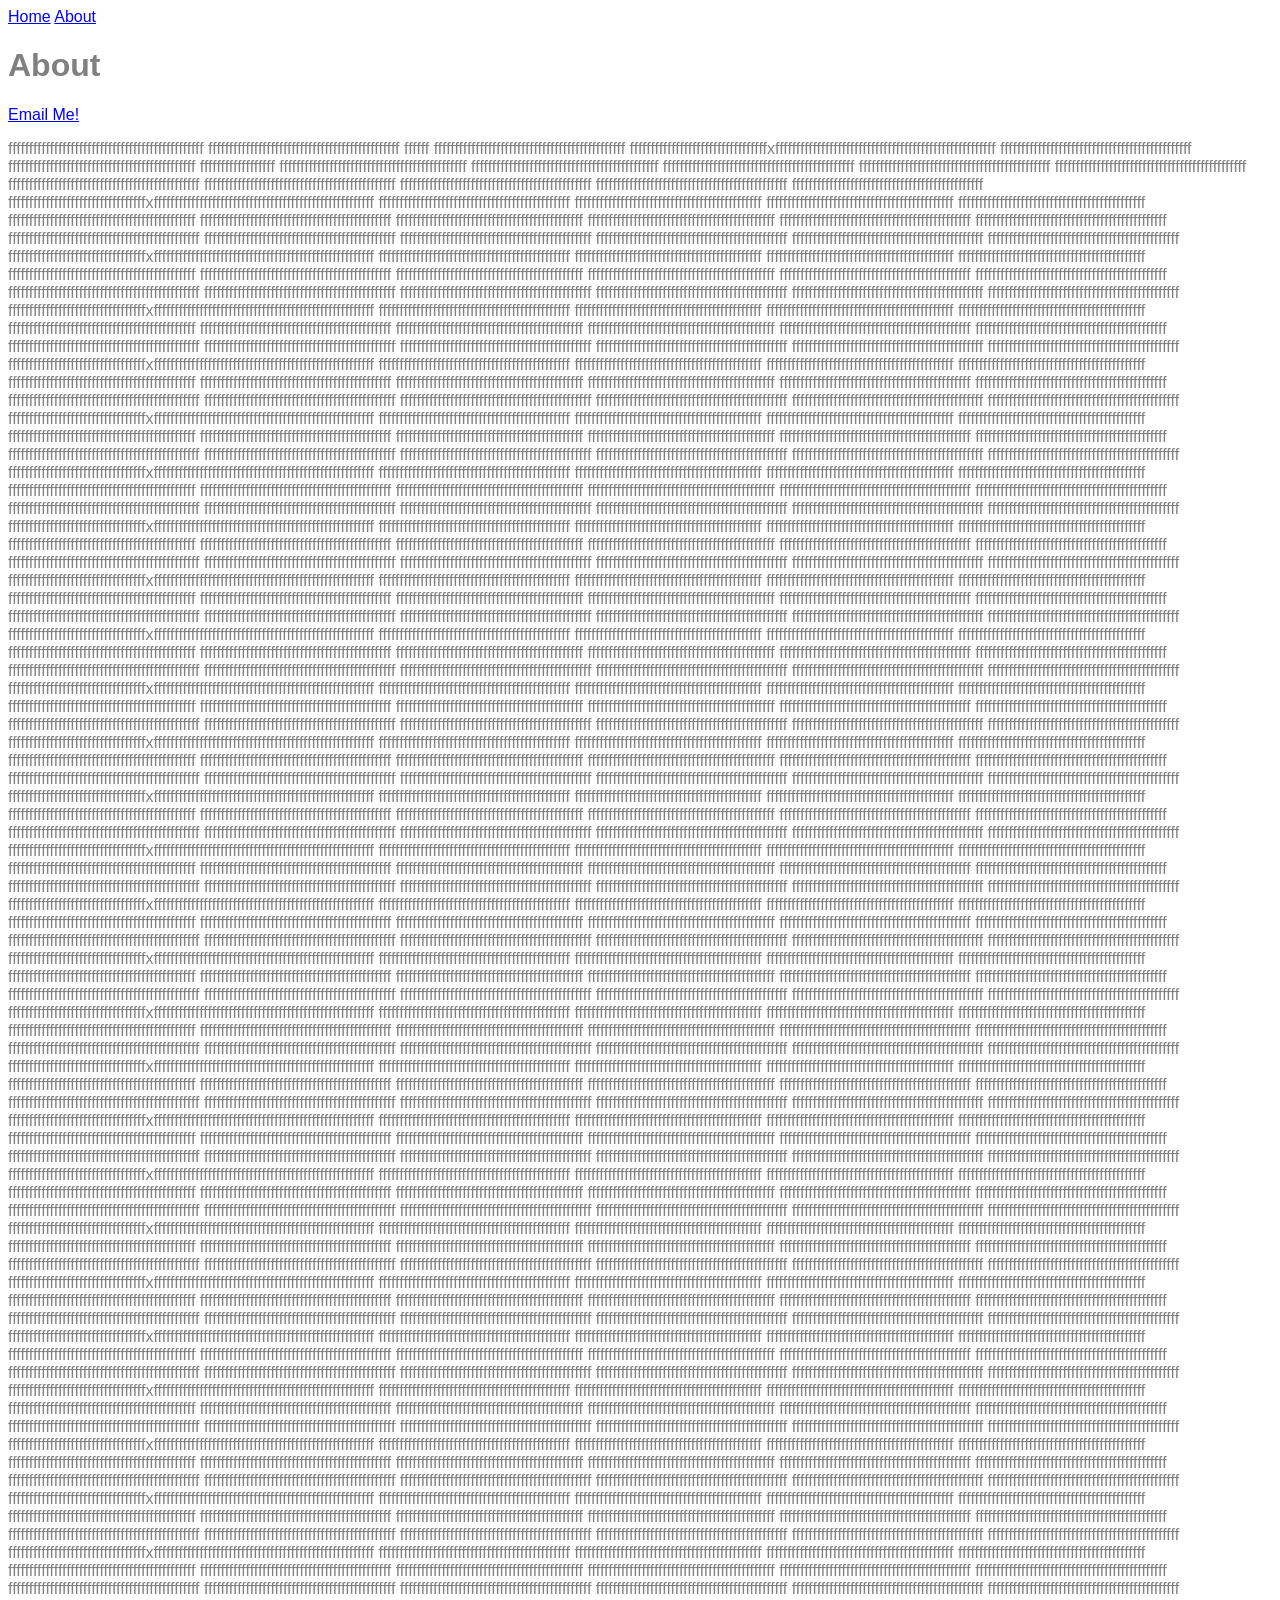
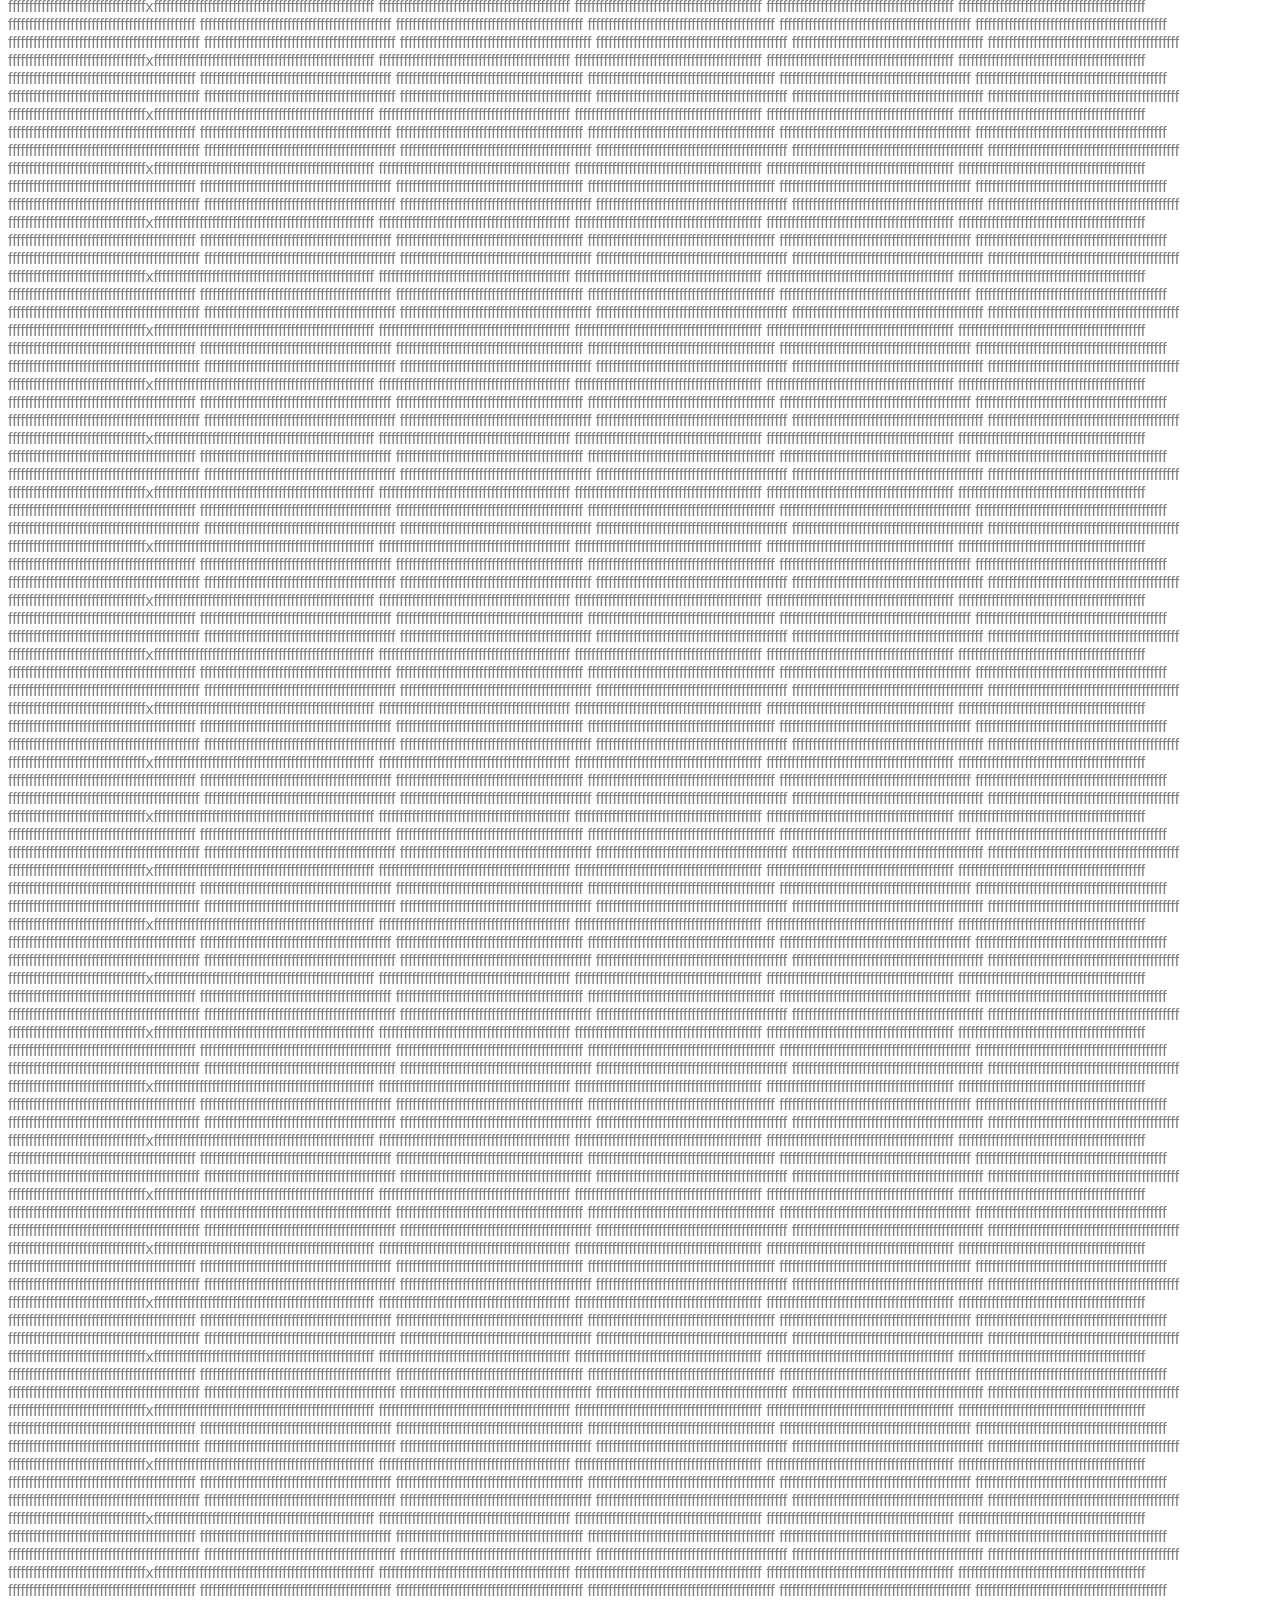
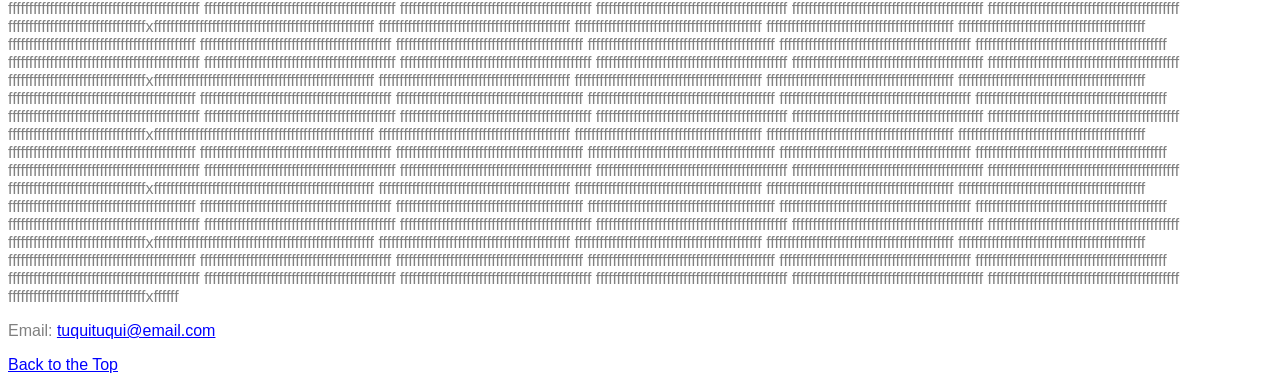
<file: Week4_Assignment/about.html>
<!DOCTYPE html>
<html> 
    <head>
        <meta name="viewport" content="width=device-width, initial-scale=1.0">
        <link rel="stylesheet" href="styles.css">
    </head>
    <body>
        <header>
            <nav>
                <a href="index.html">Home</a>
                <a href="about.html">About</a>
            </nav>
        </header>
        <h1>
            <h1 id="main-heading">About</h1>
        </h1>
        <a href="mailto:tuquituqui@email.com">Email Me!</a><br>
        <p>fffffffffffffffffffffffffffffffffffffffffffffff
            ffffffffffffffffffffffffffffffffffffffffffffff
            ffffff
            ffffffffffffffffffffffffffffffffffffffffffffff
            fffffffffffffffffffffffffffffffffxfffffffffffffffffffffffffffffffffffffffffffffffffffff
            ffffffffffffffffffffffffffffffffffffffffffffff
            fffffffffffffffffffffffffffffffffffffffffffff
            ffffffffffffffffff
            fffffffffffffffffffffffffffffffffffffffffffff
            fffffffffffffffffffffffffffffffffffffffffffff
            ffffffffffffffffffffffffffffffffffffffffffffff
            ffffffffffffffffffffffffffffffffffffffffffffff
            ffffffffffffffffffffffffffffffffffffffffffffff
            ffffffffffffffffffffffffffffffffffffffffffffff
            ffffffffffffffffffffffffffffffffffffffffffffff
            ffffffffffffffffffffffffffffffffffffffffffffff
            ffffffffffffffffffffffffffffffffffffffffffffff
            ffffffffffffffffffffffffffffffffffffffffffffff
            fffffffffffffffffffffffffffffffffxfffffffffffffffffffffffffffffffffffffffffffffffffffff
            ffffffffffffffffffffffffffffffffffffffffffffff
            fffffffffffffffffffffffffffffffffffffffffffff
            fffffffffffffffffffffffffffffffffffffffffffff
            fffffffffffffffffffffffffffffffffffffffffffff
            fffffffffffffffffffffffffffffffffffffffffffff
            ffffffffffffffffffffffffffffffffffffffffffffff
            fffffffffffffffffffffffffffffffffffffffffffff
            fffffffffffffffffffffffffffffffffffffffffffff
            ffffffffffffffffffffffffffffffffffffffffffffff
            ffffffffffffffffffffffffffffffffffffffffffffff
            ffffffffffffffffffffffffffffffffffffffffffffff
            ffffffffffffffffffffffffffffffffffffffffffffff
            ffffffffffffffffffffffffffffffffffffffffffffff
            ffffffffffffffffffffffffffffffffffffffffffffff
            ffffffffffffffffffffffffffffffffffffffffffffff
            ffffffffffffffffffffffffffffffffffffffffffffff
            fffffffffffffffffffffffffffffffffxfffffffffffffffffffffffffffffffffffffffffffffffffffff
            ffffffffffffffffffffffffffffffffffffffffffffff
            fffffffffffffffffffffffffffffffffffffffffffff
            fffffffffffffffffffffffffffffffffffffffffffff
            fffffffffffffffffffffffffffffffffffffffffffff
            fffffffffffffffffffffffffffffffffffffffffffff
            ffffffffffffffffffffffffffffffffffffffffffffff
            fffffffffffffffffffffffffffffffffffffffffffff
            fffffffffffffffffffffffffffffffffffffffffffff
            ffffffffffffffffffffffffffffffffffffffffffffff
            ffffffffffffffffffffffffffffffffffffffffffffff
            ffffffffffffffffffffffffffffffffffffffffffffff
            ffffffffffffffffffffffffffffffffffffffffffffff
            ffffffffffffffffffffffffffffffffffffffffffffff
            ffffffffffffffffffffffffffffffffffffffffffffff
            ffffffffffffffffffffffffffffffffffffffffffffff
            ffffffffffffffffffffffffffffffffffffffffffffff
            fffffffffffffffffffffffffffffffffxfffffffffffffffffffffffffffffffffffffffffffffffffffff
            ffffffffffffffffffffffffffffffffffffffffffffff
            fffffffffffffffffffffffffffffffffffffffffffff
            fffffffffffffffffffffffffffffffffffffffffffff
            fffffffffffffffffffffffffffffffffffffffffffff
            fffffffffffffffffffffffffffffffffffffffffffff
            ffffffffffffffffffffffffffffffffffffffffffffff
            fffffffffffffffffffffffffffffffffffffffffffff
            fffffffffffffffffffffffffffffffffffffffffffff
            ffffffffffffffffffffffffffffffffffffffffffffff
            ffffffffffffffffffffffffffffffffffffffffffffff
            ffffffffffffffffffffffffffffffffffffffffffffff
            ffffffffffffffffffffffffffffffffffffffffffffff
            ffffffffffffffffffffffffffffffffffffffffffffff
            ffffffffffffffffffffffffffffffffffffffffffffff
            ffffffffffffffffffffffffffffffffffffffffffffff
            ffffffffffffffffffffffffffffffffffffffffffffff
            fffffffffffffffffffffffffffffffffxfffffffffffffffffffffffffffffffffffffffffffffffffffff
            ffffffffffffffffffffffffffffffffffffffffffffff
            fffffffffffffffffffffffffffffffffffffffffffff
            fffffffffffffffffffffffffffffffffffffffffffff
            fffffffffffffffffffffffffffffffffffffffffffff
            fffffffffffffffffffffffffffffffffffffffffffff
            ffffffffffffffffffffffffffffffffffffffffffffff
            fffffffffffffffffffffffffffffffffffffffffffff
            fffffffffffffffffffffffffffffffffffffffffffff
            ffffffffffffffffffffffffffffffffffffffffffffff
            ffffffffffffffffffffffffffffffffffffffffffffff
            ffffffffffffffffffffffffffffffffffffffffffffff
            ffffffffffffffffffffffffffffffffffffffffffffff
            ffffffffffffffffffffffffffffffffffffffffffffff
            ffffffffffffffffffffffffffffffffffffffffffffff
            ffffffffffffffffffffffffffffffffffffffffffffff
            ffffffffffffffffffffffffffffffffffffffffffffff
            fffffffffffffffffffffffffffffffffxfffffffffffffffffffffffffffffffffffffffffffffffffffff
            ffffffffffffffffffffffffffffffffffffffffffffff
            fffffffffffffffffffffffffffffffffffffffffffff
            fffffffffffffffffffffffffffffffffffffffffffff
            fffffffffffffffffffffffffffffffffffffffffffff
            fffffffffffffffffffffffffffffffffffffffffffff
            ffffffffffffffffffffffffffffffffffffffffffffff
            fffffffffffffffffffffffffffffffffffffffffffff
            fffffffffffffffffffffffffffffffffffffffffffff
            ffffffffffffffffffffffffffffffffffffffffffffff
            ffffffffffffffffffffffffffffffffffffffffffffff
            ffffffffffffffffffffffffffffffffffffffffffffff
            ffffffffffffffffffffffffffffffffffffffffffffff
            ffffffffffffffffffffffffffffffffffffffffffffff
            ffffffffffffffffffffffffffffffffffffffffffffff
            ffffffffffffffffffffffffffffffffffffffffffffff
            ffffffffffffffffffffffffffffffffffffffffffffff
            fffffffffffffffffffffffffffffffffxfffffffffffffffffffffffffffffffffffffffffffffffffffff
            ffffffffffffffffffffffffffffffffffffffffffffff
            fffffffffffffffffffffffffffffffffffffffffffff
            fffffffffffffffffffffffffffffffffffffffffffff
            fffffffffffffffffffffffffffffffffffffffffffff
            fffffffffffffffffffffffffffffffffffffffffffff
            ffffffffffffffffffffffffffffffffffffffffffffff
            fffffffffffffffffffffffffffffffffffffffffffff
            fffffffffffffffffffffffffffffffffffffffffffff
            ffffffffffffffffffffffffffffffffffffffffffffff
            ffffffffffffffffffffffffffffffffffffffffffffff
            ffffffffffffffffffffffffffffffffffffffffffffff
            ffffffffffffffffffffffffffffffffffffffffffffff
            ffffffffffffffffffffffffffffffffffffffffffffff
            ffffffffffffffffffffffffffffffffffffffffffffff
            ffffffffffffffffffffffffffffffffffffffffffffff
            ffffffffffffffffffffffffffffffffffffffffffffff
            fffffffffffffffffffffffffffffffffxfffffffffffffffffffffffffffffffffffffffffffffffffffff
            ffffffffffffffffffffffffffffffffffffffffffffff
            fffffffffffffffffffffffffffffffffffffffffffff
            fffffffffffffffffffffffffffffffffffffffffffff
            fffffffffffffffffffffffffffffffffffffffffffff
            fffffffffffffffffffffffffffffffffffffffffffff
            ffffffffffffffffffffffffffffffffffffffffffffff
            fffffffffffffffffffffffffffffffffffffffffffff
            fffffffffffffffffffffffffffffffffffffffffffff
            ffffffffffffffffffffffffffffffffffffffffffffff
            ffffffffffffffffffffffffffffffffffffffffffffff
            ffffffffffffffffffffffffffffffffffffffffffffff
            ffffffffffffffffffffffffffffffffffffffffffffff
            ffffffffffffffffffffffffffffffffffffffffffffff
            ffffffffffffffffffffffffffffffffffffffffffffff
            ffffffffffffffffffffffffffffffffffffffffffffff
            ffffffffffffffffffffffffffffffffffffffffffffff
            fffffffffffffffffffffffffffffffffxfffffffffffffffffffffffffffffffffffffffffffffffffffff
            ffffffffffffffffffffffffffffffffffffffffffffff
            fffffffffffffffffffffffffffffffffffffffffffff
            fffffffffffffffffffffffffffffffffffffffffffff
            fffffffffffffffffffffffffffffffffffffffffffff
            fffffffffffffffffffffffffffffffffffffffffffff
            ffffffffffffffffffffffffffffffffffffffffffffff
            fffffffffffffffffffffffffffffffffffffffffffff
            fffffffffffffffffffffffffffffffffffffffffffff
            ffffffffffffffffffffffffffffffffffffffffffffff
            ffffffffffffffffffffffffffffffffffffffffffffff
            ffffffffffffffffffffffffffffffffffffffffffffff
            ffffffffffffffffffffffffffffffffffffffffffffff
            ffffffffffffffffffffffffffffffffffffffffffffff
            ffffffffffffffffffffffffffffffffffffffffffffff
            ffffffffffffffffffffffffffffffffffffffffffffff
            ffffffffffffffffffffffffffffffffffffffffffffff
            fffffffffffffffffffffffffffffffffxfffffffffffffffffffffffffffffffffffffffffffffffffffff
            ffffffffffffffffffffffffffffffffffffffffffffff
            fffffffffffffffffffffffffffffffffffffffffffff
            fffffffffffffffffffffffffffffffffffffffffffff
            fffffffffffffffffffffffffffffffffffffffffffff
            fffffffffffffffffffffffffffffffffffffffffffff
            ffffffffffffffffffffffffffffffffffffffffffffff
            fffffffffffffffffffffffffffffffffffffffffffff
            fffffffffffffffffffffffffffffffffffffffffffff
            ffffffffffffffffffffffffffffffffffffffffffffff
            ffffffffffffffffffffffffffffffffffffffffffffff
            ffffffffffffffffffffffffffffffffffffffffffffff
            ffffffffffffffffffffffffffffffffffffffffffffff
            ffffffffffffffffffffffffffffffffffffffffffffff
            ffffffffffffffffffffffffffffffffffffffffffffff
            ffffffffffffffffffffffffffffffffffffffffffffff
            ffffffffffffffffffffffffffffffffffffffffffffff
            fffffffffffffffffffffffffffffffffxfffffffffffffffffffffffffffffffffffffffffffffffffffff
            ffffffffffffffffffffffffffffffffffffffffffffff
            fffffffffffffffffffffffffffffffffffffffffffff
            fffffffffffffffffffffffffffffffffffffffffffff
            fffffffffffffffffffffffffffffffffffffffffffff
            fffffffffffffffffffffffffffffffffffffffffffff
            ffffffffffffffffffffffffffffffffffffffffffffff
            fffffffffffffffffffffffffffffffffffffffffffff
            fffffffffffffffffffffffffffffffffffffffffffff
            ffffffffffffffffffffffffffffffffffffffffffffff
            ffffffffffffffffffffffffffffffffffffffffffffff
            ffffffffffffffffffffffffffffffffffffffffffffff
            ffffffffffffffffffffffffffffffffffffffffffffff
            ffffffffffffffffffffffffffffffffffffffffffffff
            ffffffffffffffffffffffffffffffffffffffffffffff
            ffffffffffffffffffffffffffffffffffffffffffffff
            ffffffffffffffffffffffffffffffffffffffffffffff
            fffffffffffffffffffffffffffffffffxfffffffffffffffffffffffffffffffffffffffffffffffffffff
            ffffffffffffffffffffffffffffffffffffffffffffff
            fffffffffffffffffffffffffffffffffffffffffffff
            fffffffffffffffffffffffffffffffffffffffffffff
            fffffffffffffffffffffffffffffffffffffffffffff
            fffffffffffffffffffffffffffffffffffffffffffff
            ffffffffffffffffffffffffffffffffffffffffffffff
            fffffffffffffffffffffffffffffffffffffffffffff
            fffffffffffffffffffffffffffffffffffffffffffff
            ffffffffffffffffffffffffffffffffffffffffffffff
            ffffffffffffffffffffffffffffffffffffffffffffff
            ffffffffffffffffffffffffffffffffffffffffffffff
            ffffffffffffffffffffffffffffffffffffffffffffff
            ffffffffffffffffffffffffffffffffffffffffffffff
            ffffffffffffffffffffffffffffffffffffffffffffff
            ffffffffffffffffffffffffffffffffffffffffffffff
            ffffffffffffffffffffffffffffffffffffffffffffff
            fffffffffffffffffffffffffffffffffxfffffffffffffffffffffffffffffffffffffffffffffffffffff
            ffffffffffffffffffffffffffffffffffffffffffffff
            fffffffffffffffffffffffffffffffffffffffffffff
            fffffffffffffffffffffffffffffffffffffffffffff
            fffffffffffffffffffffffffffffffffffffffffffff
            fffffffffffffffffffffffffffffffffffffffffffff
            ffffffffffffffffffffffffffffffffffffffffffffff
            fffffffffffffffffffffffffffffffffffffffffffff
            fffffffffffffffffffffffffffffffffffffffffffff
            ffffffffffffffffffffffffffffffffffffffffffffff
            ffffffffffffffffffffffffffffffffffffffffffffff
            ffffffffffffffffffffffffffffffffffffffffffffff
            ffffffffffffffffffffffffffffffffffffffffffffff
            ffffffffffffffffffffffffffffffffffffffffffffff
            ffffffffffffffffffffffffffffffffffffffffffffff
            ffffffffffffffffffffffffffffffffffffffffffffff
            ffffffffffffffffffffffffffffffffffffffffffffff
            fffffffffffffffffffffffffffffffffxfffffffffffffffffffffffffffffffffffffffffffffffffffff
            ffffffffffffffffffffffffffffffffffffffffffffff
            fffffffffffffffffffffffffffffffffffffffffffff
            fffffffffffffffffffffffffffffffffffffffffffff
            fffffffffffffffffffffffffffffffffffffffffffff
            fffffffffffffffffffffffffffffffffffffffffffff
            ffffffffffffffffffffffffffffffffffffffffffffff
            fffffffffffffffffffffffffffffffffffffffffffff
            fffffffffffffffffffffffffffffffffffffffffffff
            ffffffffffffffffffffffffffffffffffffffffffffff
            ffffffffffffffffffffffffffffffffffffffffffffff
            ffffffffffffffffffffffffffffffffffffffffffffff
            ffffffffffffffffffffffffffffffffffffffffffffff
            ffffffffffffffffffffffffffffffffffffffffffffff
            ffffffffffffffffffffffffffffffffffffffffffffff
            ffffffffffffffffffffffffffffffffffffffffffffff
            ffffffffffffffffffffffffffffffffffffffffffffff
            fffffffffffffffffffffffffffffffffxfffffffffffffffffffffffffffffffffffffffffffffffffffff
            ffffffffffffffffffffffffffffffffffffffffffffff
            fffffffffffffffffffffffffffffffffffffffffffff
            fffffffffffffffffffffffffffffffffffffffffffff
            fffffffffffffffffffffffffffffffffffffffffffff
            fffffffffffffffffffffffffffffffffffffffffffff
            ffffffffffffffffffffffffffffffffffffffffffffff
            fffffffffffffffffffffffffffffffffffffffffffff
            fffffffffffffffffffffffffffffffffffffffffffff
            ffffffffffffffffffffffffffffffffffffffffffffff
            ffffffffffffffffffffffffffffffffffffffffffffff
            ffffffffffffffffffffffffffffffffffffffffffffff
            ffffffffffffffffffffffffffffffffffffffffffffff
            ffffffffffffffffffffffffffffffffffffffffffffff
            ffffffffffffffffffffffffffffffffffffffffffffff
            ffffffffffffffffffffffffffffffffffffffffffffff
            ffffffffffffffffffffffffffffffffffffffffffffff
            fffffffffffffffffffffffffffffffffxfffffffffffffffffffffffffffffffffffffffffffffffffffff
            ffffffffffffffffffffffffffffffffffffffffffffff
            fffffffffffffffffffffffffffffffffffffffffffff
            fffffffffffffffffffffffffffffffffffffffffffff
            fffffffffffffffffffffffffffffffffffffffffffff
            fffffffffffffffffffffffffffffffffffffffffffff
            ffffffffffffffffffffffffffffffffffffffffffffff
            fffffffffffffffffffffffffffffffffffffffffffff
            fffffffffffffffffffffffffffffffffffffffffffff
            ffffffffffffffffffffffffffffffffffffffffffffff
            ffffffffffffffffffffffffffffffffffffffffffffff
            ffffffffffffffffffffffffffffffffffffffffffffff
            ffffffffffffffffffffffffffffffffffffffffffffff
            ffffffffffffffffffffffffffffffffffffffffffffff
            ffffffffffffffffffffffffffffffffffffffffffffff
            ffffffffffffffffffffffffffffffffffffffffffffff
            ffffffffffffffffffffffffffffffffffffffffffffff
            fffffffffffffffffffffffffffffffffxfffffffffffffffffffffffffffffffffffffffffffffffffffff
            ffffffffffffffffffffffffffffffffffffffffffffff
            fffffffffffffffffffffffffffffffffffffffffffff
            fffffffffffffffffffffffffffffffffffffffffffff
            fffffffffffffffffffffffffffffffffffffffffffff
            fffffffffffffffffffffffffffffffffffffffffffff
            ffffffffffffffffffffffffffffffffffffffffffffff
            fffffffffffffffffffffffffffffffffffffffffffff
            fffffffffffffffffffffffffffffffffffffffffffff
            ffffffffffffffffffffffffffffffffffffffffffffff
            ffffffffffffffffffffffffffffffffffffffffffffff
            ffffffffffffffffffffffffffffffffffffffffffffff
            ffffffffffffffffffffffffffffffffffffffffffffff
            ffffffffffffffffffffffffffffffffffffffffffffff
            ffffffffffffffffffffffffffffffffffffffffffffff
            ffffffffffffffffffffffffffffffffffffffffffffff
            ffffffffffffffffffffffffffffffffffffffffffffff
            fffffffffffffffffffffffffffffffffxfffffffffffffffffffffffffffffffffffffffffffffffffffff
            ffffffffffffffffffffffffffffffffffffffffffffff
            fffffffffffffffffffffffffffffffffffffffffffff
            fffffffffffffffffffffffffffffffffffffffffffff
            fffffffffffffffffffffffffffffffffffffffffffff
            fffffffffffffffffffffffffffffffffffffffffffff
            ffffffffffffffffffffffffffffffffffffffffffffff
            fffffffffffffffffffffffffffffffffffffffffffff
            fffffffffffffffffffffffffffffffffffffffffffff
            ffffffffffffffffffffffffffffffffffffffffffffff
            ffffffffffffffffffffffffffffffffffffffffffffff
            ffffffffffffffffffffffffffffffffffffffffffffff
            ffffffffffffffffffffffffffffffffffffffffffffff
            ffffffffffffffffffffffffffffffffffffffffffffff
            ffffffffffffffffffffffffffffffffffffffffffffff
            ffffffffffffffffffffffffffffffffffffffffffffff
            ffffffffffffffffffffffffffffffffffffffffffffff
            fffffffffffffffffffffffffffffffffxfffffffffffffffffffffffffffffffffffffffffffffffffffff
            ffffffffffffffffffffffffffffffffffffffffffffff
            fffffffffffffffffffffffffffffffffffffffffffff
            fffffffffffffffffffffffffffffffffffffffffffff
            fffffffffffffffffffffffffffffffffffffffffffff
            fffffffffffffffffffffffffffffffffffffffffffff
            ffffffffffffffffffffffffffffffffffffffffffffff
            fffffffffffffffffffffffffffffffffffffffffffff
            fffffffffffffffffffffffffffffffffffffffffffff
            ffffffffffffffffffffffffffffffffffffffffffffff
            ffffffffffffffffffffffffffffffffffffffffffffff
            ffffffffffffffffffffffffffffffffffffffffffffff
            ffffffffffffffffffffffffffffffffffffffffffffff
            ffffffffffffffffffffffffffffffffffffffffffffff
            ffffffffffffffffffffffffffffffffffffffffffffff
            ffffffffffffffffffffffffffffffffffffffffffffff
            ffffffffffffffffffffffffffffffffffffffffffffff
            fffffffffffffffffffffffffffffffffxfffffffffffffffffffffffffffffffffffffffffffffffffffff
            ffffffffffffffffffffffffffffffffffffffffffffff
            fffffffffffffffffffffffffffffffffffffffffffff
            fffffffffffffffffffffffffffffffffffffffffffff
            fffffffffffffffffffffffffffffffffffffffffffff
            fffffffffffffffffffffffffffffffffffffffffffff
            ffffffffffffffffffffffffffffffffffffffffffffff
            fffffffffffffffffffffffffffffffffffffffffffff
            fffffffffffffffffffffffffffffffffffffffffffff
            ffffffffffffffffffffffffffffffffffffffffffffff
            ffffffffffffffffffffffffffffffffffffffffffffff
            ffffffffffffffffffffffffffffffffffffffffffffff
            ffffffffffffffffffffffffffffffffffffffffffffff
            ffffffffffffffffffffffffffffffffffffffffffffff
            ffffffffffffffffffffffffffffffffffffffffffffff
            ffffffffffffffffffffffffffffffffffffffffffffff
            ffffffffffffffffffffffffffffffffffffffffffffff
            fffffffffffffffffffffffffffffffffxfffffffffffffffffffffffffffffffffffffffffffffffffffff
            ffffffffffffffffffffffffffffffffffffffffffffff
            fffffffffffffffffffffffffffffffffffffffffffff
            fffffffffffffffffffffffffffffffffffffffffffff
            fffffffffffffffffffffffffffffffffffffffffffff
            fffffffffffffffffffffffffffffffffffffffffffff
            ffffffffffffffffffffffffffffffffffffffffffffff
            fffffffffffffffffffffffffffffffffffffffffffff
            fffffffffffffffffffffffffffffffffffffffffffff
            ffffffffffffffffffffffffffffffffffffffffffffff
            ffffffffffffffffffffffffffffffffffffffffffffff
            ffffffffffffffffffffffffffffffffffffffffffffff
            ffffffffffffffffffffffffffffffffffffffffffffff
            ffffffffffffffffffffffffffffffffffffffffffffff
            ffffffffffffffffffffffffffffffffffffffffffffff
            ffffffffffffffffffffffffffffffffffffffffffffff
            ffffffffffffffffffffffffffffffffffffffffffffff
            fffffffffffffffffffffffffffffffffxfffffffffffffffffffffffffffffffffffffffffffffffffffff
            ffffffffffffffffffffffffffffffffffffffffffffff
            fffffffffffffffffffffffffffffffffffffffffffff
            fffffffffffffffffffffffffffffffffffffffffffff
            fffffffffffffffffffffffffffffffffffffffffffff
            fffffffffffffffffffffffffffffffffffffffffffff
            ffffffffffffffffffffffffffffffffffffffffffffff
            fffffffffffffffffffffffffffffffffffffffffffff
            fffffffffffffffffffffffffffffffffffffffffffff
            ffffffffffffffffffffffffffffffffffffffffffffff
            ffffffffffffffffffffffffffffffffffffffffffffff
            ffffffffffffffffffffffffffffffffffffffffffffff
            ffffffffffffffffffffffffffffffffffffffffffffff
            ffffffffffffffffffffffffffffffffffffffffffffff
            ffffffffffffffffffffffffffffffffffffffffffffff
            ffffffffffffffffffffffffffffffffffffffffffffff
            ffffffffffffffffffffffffffffffffffffffffffffff
            fffffffffffffffffffffffffffffffffxfffffffffffffffffffffffffffffffffffffffffffffffffffff
            ffffffffffffffffffffffffffffffffffffffffffffff
            fffffffffffffffffffffffffffffffffffffffffffff
            fffffffffffffffffffffffffffffffffffffffffffff
            fffffffffffffffffffffffffffffffffffffffffffff
            fffffffffffffffffffffffffffffffffffffffffffff
            ffffffffffffffffffffffffffffffffffffffffffffff
            fffffffffffffffffffffffffffffffffffffffffffff
            fffffffffffffffffffffffffffffffffffffffffffff
            ffffffffffffffffffffffffffffffffffffffffffffff
            ffffffffffffffffffffffffffffffffffffffffffffff
            ffffffffffffffffffffffffffffffffffffffffffffff
            ffffffffffffffffffffffffffffffffffffffffffffff
            ffffffffffffffffffffffffffffffffffffffffffffff
            ffffffffffffffffffffffffffffffffffffffffffffff
            ffffffffffffffffffffffffffffffffffffffffffffff
            ffffffffffffffffffffffffffffffffffffffffffffff
            fffffffffffffffffffffffffffffffffxfffffffffffffffffffffffffffffffffffffffffffffffffffff
            ffffffffffffffffffffffffffffffffffffffffffffff
            fffffffffffffffffffffffffffffffffffffffffffff
            fffffffffffffffffffffffffffffffffffffffffffff
            fffffffffffffffffffffffffffffffffffffffffffff
            fffffffffffffffffffffffffffffffffffffffffffff
            ffffffffffffffffffffffffffffffffffffffffffffff
            fffffffffffffffffffffffffffffffffffffffffffff
            fffffffffffffffffffffffffffffffffffffffffffff
            ffffffffffffffffffffffffffffffffffffffffffffff
            ffffffffffffffffffffffffffffffffffffffffffffff
            ffffffffffffffffffffffffffffffffffffffffffffff
            ffffffffffffffffffffffffffffffffffffffffffffff
            ffffffffffffffffffffffffffffffffffffffffffffff
            ffffffffffffffffffffffffffffffffffffffffffffff
            ffffffffffffffffffffffffffffffffffffffffffffff
            ffffffffffffffffffffffffffffffffffffffffffffff
            fffffffffffffffffffffffffffffffffxfffffffffffffffffffffffffffffffffffffffffffffffffffff
            ffffffffffffffffffffffffffffffffffffffffffffff
            fffffffffffffffffffffffffffffffffffffffffffff
            fffffffffffffffffffffffffffffffffffffffffffff
            fffffffffffffffffffffffffffffffffffffffffffff
            fffffffffffffffffffffffffffffffffffffffffffff
            ffffffffffffffffffffffffffffffffffffffffffffff
            fffffffffffffffffffffffffffffffffffffffffffff
            fffffffffffffffffffffffffffffffffffffffffffff
            ffffffffffffffffffffffffffffffffffffffffffffff
            ffffffffffffffffffffffffffffffffffffffffffffff
            ffffffffffffffffffffffffffffffffffffffffffffff
            ffffffffffffffffffffffffffffffffffffffffffffff
            ffffffffffffffffffffffffffffffffffffffffffffff
            ffffffffffffffffffffffffffffffffffffffffffffff
            ffffffffffffffffffffffffffffffffffffffffffffff
            ffffffffffffffffffffffffffffffffffffffffffffff
            fffffffffffffffffffffffffffffffffxfffffffffffffffffffffffffffffffffffffffffffffffffffff
            ffffffffffffffffffffffffffffffffffffffffffffff
            fffffffffffffffffffffffffffffffffffffffffffff
            fffffffffffffffffffffffffffffffffffffffffffff
            fffffffffffffffffffffffffffffffffffffffffffff
            fffffffffffffffffffffffffffffffffffffffffffff
            ffffffffffffffffffffffffffffffffffffffffffffff
            fffffffffffffffffffffffffffffffffffffffffffff
            fffffffffffffffffffffffffffffffffffffffffffff
            ffffffffffffffffffffffffffffffffffffffffffffff
            ffffffffffffffffffffffffffffffffffffffffffffff
            ffffffffffffffffffffffffffffffffffffffffffffff
            ffffffffffffffffffffffffffffffffffffffffffffff
            ffffffffffffffffffffffffffffffffffffffffffffff
            ffffffffffffffffffffffffffffffffffffffffffffff
            ffffffffffffffffffffffffffffffffffffffffffffff
            ffffffffffffffffffffffffffffffffffffffffffffff
            fffffffffffffffffffffffffffffffffxfffffffffffffffffffffffffffffffffffffffffffffffffffff
            ffffffffffffffffffffffffffffffffffffffffffffff
            fffffffffffffffffffffffffffffffffffffffffffff
            fffffffffffffffffffffffffffffffffffffffffffff
            fffffffffffffffffffffffffffffffffffffffffffff
            fffffffffffffffffffffffffffffffffffffffffffff
            ffffffffffffffffffffffffffffffffffffffffffffff
            fffffffffffffffffffffffffffffffffffffffffffff
            fffffffffffffffffffffffffffffffffffffffffffff
            ffffffffffffffffffffffffffffffffffffffffffffff
            ffffffffffffffffffffffffffffffffffffffffffffff
            ffffffffffffffffffffffffffffffffffffffffffffff
            ffffffffffffffffffffffffffffffffffffffffffffff
            ffffffffffffffffffffffffffffffffffffffffffffff
            ffffffffffffffffffffffffffffffffffffffffffffff
            ffffffffffffffffffffffffffffffffffffffffffffff
            ffffffffffffffffffffffffffffffffffffffffffffff
            fffffffffffffffffffffffffffffffffxfffffffffffffffffffffffffffffffffffffffffffffffffffff
            ffffffffffffffffffffffffffffffffffffffffffffff
            fffffffffffffffffffffffffffffffffffffffffffff
            fffffffffffffffffffffffffffffffffffffffffffff
            fffffffffffffffffffffffffffffffffffffffffffff
            fffffffffffffffffffffffffffffffffffffffffffff
            ffffffffffffffffffffffffffffffffffffffffffffff
            fffffffffffffffffffffffffffffffffffffffffffff
            fffffffffffffffffffffffffffffffffffffffffffff
            ffffffffffffffffffffffffffffffffffffffffffffff
            ffffffffffffffffffffffffffffffffffffffffffffff
            ffffffffffffffffffffffffffffffffffffffffffffff
            ffffffffffffffffffffffffffffffffffffffffffffff
            ffffffffffffffffffffffffffffffffffffffffffffff
            ffffffffffffffffffffffffffffffffffffffffffffff
            ffffffffffffffffffffffffffffffffffffffffffffff
            ffffffffffffffffffffffffffffffffffffffffffffff
            fffffffffffffffffffffffffffffffffxfffffffffffffffffffffffffffffffffffffffffffffffffffff
            ffffffffffffffffffffffffffffffffffffffffffffff
            fffffffffffffffffffffffffffffffffffffffffffff
            fffffffffffffffffffffffffffffffffffffffffffff
            fffffffffffffffffffffffffffffffffffffffffffff
            fffffffffffffffffffffffffffffffffffffffffffff
            ffffffffffffffffffffffffffffffffffffffffffffff
            fffffffffffffffffffffffffffffffffffffffffffff
            fffffffffffffffffffffffffffffffffffffffffffff
            ffffffffffffffffffffffffffffffffffffffffffffff
            ffffffffffffffffffffffffffffffffffffffffffffff
            ffffffffffffffffffffffffffffffffffffffffffffff
            ffffffffffffffffffffffffffffffffffffffffffffff
            ffffffffffffffffffffffffffffffffffffffffffffff
            ffffffffffffffffffffffffffffffffffffffffffffff
            ffffffffffffffffffffffffffffffffffffffffffffff
            ffffffffffffffffffffffffffffffffffffffffffffff
            fffffffffffffffffffffffffffffffffxfffffffffffffffffffffffffffffffffffffffffffffffffffff
            ffffffffffffffffffffffffffffffffffffffffffffff
            fffffffffffffffffffffffffffffffffffffffffffff
            fffffffffffffffffffffffffffffffffffffffffffff
            fffffffffffffffffffffffffffffffffffffffffffff
            fffffffffffffffffffffffffffffffffffffffffffff
            ffffffffffffffffffffffffffffffffffffffffffffff
            fffffffffffffffffffffffffffffffffffffffffffff
            fffffffffffffffffffffffffffffffffffffffffffff
            ffffffffffffffffffffffffffffffffffffffffffffff
            ffffffffffffffffffffffffffffffffffffffffffffff
            ffffffffffffffffffffffffffffffffffffffffffffff
            ffffffffffffffffffffffffffffffffffffffffffffff
            ffffffffffffffffffffffffffffffffffffffffffffff
            ffffffffffffffffffffffffffffffffffffffffffffff
            ffffffffffffffffffffffffffffffffffffffffffffff
            ffffffffffffffffffffffffffffffffffffffffffffff
            fffffffffffffffffffffffffffffffffxfffffffffffffffffffffffffffffffffffffffffffffffffffff
            ffffffffffffffffffffffffffffffffffffffffffffff
            fffffffffffffffffffffffffffffffffffffffffffff
            fffffffffffffffffffffffffffffffffffffffffffff
            fffffffffffffffffffffffffffffffffffffffffffff
            fffffffffffffffffffffffffffffffffffffffffffff
            ffffffffffffffffffffffffffffffffffffffffffffff
            fffffffffffffffffffffffffffffffffffffffffffff
            fffffffffffffffffffffffffffffffffffffffffffff
            ffffffffffffffffffffffffffffffffffffffffffffff
            ffffffffffffffffffffffffffffffffffffffffffffff
            ffffffffffffffffffffffffffffffffffffffffffffff
            ffffffffffffffffffffffffffffffffffffffffffffff
            ffffffffffffffffffffffffffffffffffffffffffffff
            ffffffffffffffffffffffffffffffffffffffffffffff
            ffffffffffffffffffffffffffffffffffffffffffffff
            ffffffffffffffffffffffffffffffffffffffffffffff
            fffffffffffffffffffffffffffffffffxfffffffffffffffffffffffffffffffffffffffffffffffffffff
            ffffffffffffffffffffffffffffffffffffffffffffff
            fffffffffffffffffffffffffffffffffffffffffffff
            fffffffffffffffffffffffffffffffffffffffffffff
            fffffffffffffffffffffffffffffffffffffffffffff
            fffffffffffffffffffffffffffffffffffffffffffff
            ffffffffffffffffffffffffffffffffffffffffffffff
            fffffffffffffffffffffffffffffffffffffffffffff
            fffffffffffffffffffffffffffffffffffffffffffff
            ffffffffffffffffffffffffffffffffffffffffffffff
            ffffffffffffffffffffffffffffffffffffffffffffff
            ffffffffffffffffffffffffffffffffffffffffffffff
            ffffffffffffffffffffffffffffffffffffffffffffff
            ffffffffffffffffffffffffffffffffffffffffffffff
            ffffffffffffffffffffffffffffffffffffffffffffff
            ffffffffffffffffffffffffffffffffffffffffffffff
            ffffffffffffffffffffffffffffffffffffffffffffff
            fffffffffffffffffffffffffffffffffxfffffffffffffffffffffffffffffffffffffffffffffffffffff
            ffffffffffffffffffffffffffffffffffffffffffffff
            fffffffffffffffffffffffffffffffffffffffffffff
            fffffffffffffffffffffffffffffffffffffffffffff
            fffffffffffffffffffffffffffffffffffffffffffff
            fffffffffffffffffffffffffffffffffffffffffffff
            ffffffffffffffffffffffffffffffffffffffffffffff
            fffffffffffffffffffffffffffffffffffffffffffff
            fffffffffffffffffffffffffffffffffffffffffffff
            ffffffffffffffffffffffffffffffffffffffffffffff
            ffffffffffffffffffffffffffffffffffffffffffffff
            ffffffffffffffffffffffffffffffffffffffffffffff
            ffffffffffffffffffffffffffffffffffffffffffffff
            ffffffffffffffffffffffffffffffffffffffffffffff
            ffffffffffffffffffffffffffffffffffffffffffffff
            ffffffffffffffffffffffffffffffffffffffffffffff
            ffffffffffffffffffffffffffffffffffffffffffffff
            fffffffffffffffffffffffffffffffffxfffffffffffffffffffffffffffffffffffffffffffffffffffff
            ffffffffffffffffffffffffffffffffffffffffffffff
            fffffffffffffffffffffffffffffffffffffffffffff
            fffffffffffffffffffffffffffffffffffffffffffff
            fffffffffffffffffffffffffffffffffffffffffffff
            fffffffffffffffffffffffffffffffffffffffffffff
            ffffffffffffffffffffffffffffffffffffffffffffff
            fffffffffffffffffffffffffffffffffffffffffffff
            fffffffffffffffffffffffffffffffffffffffffffff
            ffffffffffffffffffffffffffffffffffffffffffffff
            ffffffffffffffffffffffffffffffffffffffffffffff
            ffffffffffffffffffffffffffffffffffffffffffffff
            ffffffffffffffffffffffffffffffffffffffffffffff
            ffffffffffffffffffffffffffffffffffffffffffffff
            ffffffffffffffffffffffffffffffffffffffffffffff
            ffffffffffffffffffffffffffffffffffffffffffffff
            ffffffffffffffffffffffffffffffffffffffffffffff
            fffffffffffffffffffffffffffffffffxfffffffffffffffffffffffffffffffffffffffffffffffffffff
            ffffffffffffffffffffffffffffffffffffffffffffff
            fffffffffffffffffffffffffffffffffffffffffffff
            fffffffffffffffffffffffffffffffffffffffffffff
            fffffffffffffffffffffffffffffffffffffffffffff
            fffffffffffffffffffffffffffffffffffffffffffff
            ffffffffffffffffffffffffffffffffffffffffffffff
            fffffffffffffffffffffffffffffffffffffffffffff
            fffffffffffffffffffffffffffffffffffffffffffff
            ffffffffffffffffffffffffffffffffffffffffffffff
            ffffffffffffffffffffffffffffffffffffffffffffff
            ffffffffffffffffffffffffffffffffffffffffffffff
            ffffffffffffffffffffffffffffffffffffffffffffff
            ffffffffffffffffffffffffffffffffffffffffffffff
            ffffffffffffffffffffffffffffffffffffffffffffff
            ffffffffffffffffffffffffffffffffffffffffffffff
            ffffffffffffffffffffffffffffffffffffffffffffff
            fffffffffffffffffffffffffffffffffxfffffffffffffffffffffffffffffffffffffffffffffffffffff
            ffffffffffffffffffffffffffffffffffffffffffffff
            fffffffffffffffffffffffffffffffffffffffffffff
            fffffffffffffffffffffffffffffffffffffffffffff
            fffffffffffffffffffffffffffffffffffffffffffff
            fffffffffffffffffffffffffffffffffffffffffffff
            ffffffffffffffffffffffffffffffffffffffffffffff
            fffffffffffffffffffffffffffffffffffffffffffff
            fffffffffffffffffffffffffffffffffffffffffffff
            ffffffffffffffffffffffffffffffffffffffffffffff
            ffffffffffffffffffffffffffffffffffffffffffffff
            ffffffffffffffffffffffffffffffffffffffffffffff
            ffffffffffffffffffffffffffffffffffffffffffffff
            ffffffffffffffffffffffffffffffffffffffffffffff
            ffffffffffffffffffffffffffffffffffffffffffffff
            ffffffffffffffffffffffffffffffffffffffffffffff
            ffffffffffffffffffffffffffffffffffffffffffffff
            fffffffffffffffffffffffffffffffffxfffffffffffffffffffffffffffffffffffffffffffffffffffff
            ffffffffffffffffffffffffffffffffffffffffffffff
            fffffffffffffffffffffffffffffffffffffffffffff
            fffffffffffffffffffffffffffffffffffffffffffff
            fffffffffffffffffffffffffffffffffffffffffffff
            fffffffffffffffffffffffffffffffffffffffffffff
            ffffffffffffffffffffffffffffffffffffffffffffff
            fffffffffffffffffffffffffffffffffffffffffffff
            fffffffffffffffffffffffffffffffffffffffffffff
            ffffffffffffffffffffffffffffffffffffffffffffff
            ffffffffffffffffffffffffffffffffffffffffffffff
            ffffffffffffffffffffffffffffffffffffffffffffff
            ffffffffffffffffffffffffffffffffffffffffffffff
            ffffffffffffffffffffffffffffffffffffffffffffff
            ffffffffffffffffffffffffffffffffffffffffffffff
            ffffffffffffffffffffffffffffffffffffffffffffff
            ffffffffffffffffffffffffffffffffffffffffffffff
            fffffffffffffffffffffffffffffffffxfffffffffffffffffffffffffffffffffffffffffffffffffffff
            ffffffffffffffffffffffffffffffffffffffffffffff
            fffffffffffffffffffffffffffffffffffffffffffff
            fffffffffffffffffffffffffffffffffffffffffffff
            fffffffffffffffffffffffffffffffffffffffffffff
            fffffffffffffffffffffffffffffffffffffffffffff
            ffffffffffffffffffffffffffffffffffffffffffffff
            fffffffffffffffffffffffffffffffffffffffffffff
            fffffffffffffffffffffffffffffffffffffffffffff
            ffffffffffffffffffffffffffffffffffffffffffffff
            ffffffffffffffffffffffffffffffffffffffffffffff
            ffffffffffffffffffffffffffffffffffffffffffffff
            ffffffffffffffffffffffffffffffffffffffffffffff
            ffffffffffffffffffffffffffffffffffffffffffffff
            ffffffffffffffffffffffffffffffffffffffffffffff
            ffffffffffffffffffffffffffffffffffffffffffffff
            ffffffffffffffffffffffffffffffffffffffffffffff
            fffffffffffffffffffffffffffffffffxfffffffffffffffffffffffffffffffffffffffffffffffffffff
            ffffffffffffffffffffffffffffffffffffffffffffff
            fffffffffffffffffffffffffffffffffffffffffffff
            fffffffffffffffffffffffffffffffffffffffffffff
            fffffffffffffffffffffffffffffffffffffffffffff
            fffffffffffffffffffffffffffffffffffffffffffff
            ffffffffffffffffffffffffffffffffffffffffffffff
            fffffffffffffffffffffffffffffffffffffffffffff
            fffffffffffffffffffffffffffffffffffffffffffff
            ffffffffffffffffffffffffffffffffffffffffffffff
            ffffffffffffffffffffffffffffffffffffffffffffff
            ffffffffffffffffffffffffffffffffffffffffffffff
            ffffffffffffffffffffffffffffffffffffffffffffff
            ffffffffffffffffffffffffffffffffffffffffffffff
            ffffffffffffffffffffffffffffffffffffffffffffff
            ffffffffffffffffffffffffffffffffffffffffffffff
            ffffffffffffffffffffffffffffffffffffffffffffff
            fffffffffffffffffffffffffffffffffxfffffffffffffffffffffffffffffffffffffffffffffffffffff
            ffffffffffffffffffffffffffffffffffffffffffffff
            fffffffffffffffffffffffffffffffffffffffffffff
            fffffffffffffffffffffffffffffffffffffffffffff
            fffffffffffffffffffffffffffffffffffffffffffff
            fffffffffffffffffffffffffffffffffffffffffffff
            ffffffffffffffffffffffffffffffffffffffffffffff
            fffffffffffffffffffffffffffffffffffffffffffff
            fffffffffffffffffffffffffffffffffffffffffffff
            ffffffffffffffffffffffffffffffffffffffffffffff
            ffffffffffffffffffffffffffffffffffffffffffffff
            ffffffffffffffffffffffffffffffffffffffffffffff
            ffffffffffffffffffffffffffffffffffffffffffffff
            ffffffffffffffffffffffffffffffffffffffffffffff
            ffffffffffffffffffffffffffffffffffffffffffffff
            ffffffffffffffffffffffffffffffffffffffffffffff
            ffffffffffffffffffffffffffffffffffffffffffffff
            fffffffffffffffffffffffffffffffffxfffffffffffffffffffffffffffffffffffffffffffffffffffff
            ffffffffffffffffffffffffffffffffffffffffffffff
            fffffffffffffffffffffffffffffffffffffffffffff
            fffffffffffffffffffffffffffffffffffffffffffff
            fffffffffffffffffffffffffffffffffffffffffffff
            fffffffffffffffffffffffffffffffffffffffffffff
            ffffffffffffffffffffffffffffffffffffffffffffff
            fffffffffffffffffffffffffffffffffffffffffffff
            fffffffffffffffffffffffffffffffffffffffffffff
            ffffffffffffffffffffffffffffffffffffffffffffff
            ffffffffffffffffffffffffffffffffffffffffffffff
            ffffffffffffffffffffffffffffffffffffffffffffff
            ffffffffffffffffffffffffffffffffffffffffffffff
            ffffffffffffffffffffffffffffffffffffffffffffff
            ffffffffffffffffffffffffffffffffffffffffffffff
            ffffffffffffffffffffffffffffffffffffffffffffff
            ffffffffffffffffffffffffffffffffffffffffffffff
            fffffffffffffffffffffffffffffffffxfffffffffffffffffffffffffffffffffffffffffffffffffffff
            ffffffffffffffffffffffffffffffffffffffffffffff
            fffffffffffffffffffffffffffffffffffffffffffff
            fffffffffffffffffffffffffffffffffffffffffffff
            fffffffffffffffffffffffffffffffffffffffffffff
            fffffffffffffffffffffffffffffffffffffffffffff
            ffffffffffffffffffffffffffffffffffffffffffffff
            fffffffffffffffffffffffffffffffffffffffffffff
            fffffffffffffffffffffffffffffffffffffffffffff
            ffffffffffffffffffffffffffffffffffffffffffffff
            ffffffffffffffffffffffffffffffffffffffffffffff
            ffffffffffffffffffffffffffffffffffffffffffffff
            ffffffffffffffffffffffffffffffffffffffffffffff
            ffffffffffffffffffffffffffffffffffffffffffffff
            ffffffffffffffffffffffffffffffffffffffffffffff
            ffffffffffffffffffffffffffffffffffffffffffffff
            ffffffffffffffffffffffffffffffffffffffffffffff
            fffffffffffffffffffffffffffffffffxfffffffffffffffffffffffffffffffffffffffffffffffffffff
            ffffffffffffffffffffffffffffffffffffffffffffff
            fffffffffffffffffffffffffffffffffffffffffffff
            fffffffffffffffffffffffffffffffffffffffffffff
            fffffffffffffffffffffffffffffffffffffffffffff
            fffffffffffffffffffffffffffffffffffffffffffff
            ffffffffffffffffffffffffffffffffffffffffffffff
            fffffffffffffffffffffffffffffffffffffffffffff
            fffffffffffffffffffffffffffffffffffffffffffff
            ffffffffffffffffffffffffffffffffffffffffffffff
            ffffffffffffffffffffffffffffffffffffffffffffff
            ffffffffffffffffffffffffffffffffffffffffffffff
            ffffffffffffffffffffffffffffffffffffffffffffff
            ffffffffffffffffffffffffffffffffffffffffffffff
            ffffffffffffffffffffffffffffffffffffffffffffff
            ffffffffffffffffffffffffffffffffffffffffffffff
            ffffffffffffffffffffffffffffffffffffffffffffff
            fffffffffffffffffffffffffffffffffxfffffffffffffffffffffffffffffffffffffffffffffffffffff
            ffffffffffffffffffffffffffffffffffffffffffffff
            fffffffffffffffffffffffffffffffffffffffffffff
            fffffffffffffffffffffffffffffffffffffffffffff
            fffffffffffffffffffffffffffffffffffffffffffff
            fffffffffffffffffffffffffffffffffffffffffffff
            ffffffffffffffffffffffffffffffffffffffffffffff
            fffffffffffffffffffffffffffffffffffffffffffff
            fffffffffffffffffffffffffffffffffffffffffffff
            ffffffffffffffffffffffffffffffffffffffffffffff
            ffffffffffffffffffffffffffffffffffffffffffffff
            ffffffffffffffffffffffffffffffffffffffffffffff
            ffffffffffffffffffffffffffffffffffffffffffffff
            ffffffffffffffffffffffffffffffffffffffffffffff
            ffffffffffffffffffffffffffffffffffffffffffffff
            ffffffffffffffffffffffffffffffffffffffffffffff
            ffffffffffffffffffffffffffffffffffffffffffffff
            fffffffffffffffffffffffffffffffffxfffffffffffffffffffffffffffffffffffffffffffffffffffff
            ffffffffffffffffffffffffffffffffffffffffffffff
            fffffffffffffffffffffffffffffffffffffffffffff
            fffffffffffffffffffffffffffffffffffffffffffff
            fffffffffffffffffffffffffffffffffffffffffffff
            fffffffffffffffffffffffffffffffffffffffffffff
            ffffffffffffffffffffffffffffffffffffffffffffff
            fffffffffffffffffffffffffffffffffffffffffffff
            fffffffffffffffffffffffffffffffffffffffffffff
            ffffffffffffffffffffffffffffffffffffffffffffff
            ffffffffffffffffffffffffffffffffffffffffffffff
            ffffffffffffffffffffffffffffffffffffffffffffff
            ffffffffffffffffffffffffffffffffffffffffffffff
            ffffffffffffffffffffffffffffffffffffffffffffff
            ffffffffffffffffffffffffffffffffffffffffffffff
            ffffffffffffffffffffffffffffffffffffffffffffff
            ffffffffffffffffffffffffffffffffffffffffffffff
            fffffffffffffffffffffffffffffffffxfffffffffffffffffffffffffffffffffffffffffffffffffffff
            ffffffffffffffffffffffffffffffffffffffffffffff
            fffffffffffffffffffffffffffffffffffffffffffff
            fffffffffffffffffffffffffffffffffffffffffffff
            fffffffffffffffffffffffffffffffffffffffffffff
            fffffffffffffffffffffffffffffffffffffffffffff
            ffffffffffffffffffffffffffffffffffffffffffffff
            fffffffffffffffffffffffffffffffffffffffffffff
            fffffffffffffffffffffffffffffffffffffffffffff
            ffffffffffffffffffffffffffffffffffffffffffffff
            ffffffffffffffffffffffffffffffffffffffffffffff
            ffffffffffffffffffffffffffffffffffffffffffffff
            ffffffffffffffffffffffffffffffffffffffffffffff
            ffffffffffffffffffffffffffffffffffffffffffffff
            ffffffffffffffffffffffffffffffffffffffffffffff
            ffffffffffffffffffffffffffffffffffffffffffffff
            ffffffffffffffffffffffffffffffffffffffffffffff
            fffffffffffffffffffffffffffffffffxfffffffffffffffffffffffffffffffffffffffffffffffffffff
            ffffffffffffffffffffffffffffffffffffffffffffff
            fffffffffffffffffffffffffffffffffffffffffffff
            fffffffffffffffffffffffffffffffffffffffffffff
            fffffffffffffffffffffffffffffffffffffffffffff
            fffffffffffffffffffffffffffffffffffffffffffff
            ffffffffffffffffffffffffffffffffffffffffffffff
            fffffffffffffffffffffffffffffffffffffffffffff
            fffffffffffffffffffffffffffffffffffffffffffff
            ffffffffffffffffffffffffffffffffffffffffffffff
            ffffffffffffffffffffffffffffffffffffffffffffff
            ffffffffffffffffffffffffffffffffffffffffffffff
            ffffffffffffffffffffffffffffffffffffffffffffff
            ffffffffffffffffffffffffffffffffffffffffffffff
            ffffffffffffffffffffffffffffffffffffffffffffff
            ffffffffffffffffffffffffffffffffffffffffffffff
            ffffffffffffffffffffffffffffffffffffffffffffff
            fffffffffffffffffffffffffffffffffxfffffffffffffffffffffffffffffffffffffffffffffffffffff
            ffffffffffffffffffffffffffffffffffffffffffffff
            fffffffffffffffffffffffffffffffffffffffffffff
            fffffffffffffffffffffffffffffffffffffffffffff
            fffffffffffffffffffffffffffffffffffffffffffff
            fffffffffffffffffffffffffffffffffffffffffffff
            ffffffffffffffffffffffffffffffffffffffffffffff
            fffffffffffffffffffffffffffffffffffffffffffff
            fffffffffffffffffffffffffffffffffffffffffffff
            ffffffffffffffffffffffffffffffffffffffffffffff
            ffffffffffffffffffffffffffffffffffffffffffffff
            ffffffffffffffffffffffffffffffffffffffffffffff
            ffffffffffffffffffffffffffffffffffffffffffffff
            ffffffffffffffffffffffffffffffffffffffffffffff
            ffffffffffffffffffffffffffffffffffffffffffffff
            ffffffffffffffffffffffffffffffffffffffffffffff
            ffffffffffffffffffffffffffffffffffffffffffffff
            fffffffffffffffffffffffffffffffffxfffffffffffffffffffffffffffffffffffffffffffffffffffff
            ffffffffffffffffffffffffffffffffffffffffffffff
            fffffffffffffffffffffffffffffffffffffffffffff
            fffffffffffffffffffffffffffffffffffffffffffff
            fffffffffffffffffffffffffffffffffffffffffffff
            fffffffffffffffffffffffffffffffffffffffffffff
            ffffffffffffffffffffffffffffffffffffffffffffff
            fffffffffffffffffffffffffffffffffffffffffffff
            fffffffffffffffffffffffffffffffffffffffffffff
            ffffffffffffffffffffffffffffffffffffffffffffff
            ffffffffffffffffffffffffffffffffffffffffffffff
            ffffffffffffffffffffffffffffffffffffffffffffff
            ffffffffffffffffffffffffffffffffffffffffffffff
            ffffffffffffffffffffffffffffffffffffffffffffff
            ffffffffffffffffffffffffffffffffffffffffffffff
            ffffffffffffffffffffffffffffffffffffffffffffff
            ffffffffffffffffffffffffffffffffffffffffffffff
            fffffffffffffffffffffffffffffffffxfffffffffffffffffffffffffffffffffffffffffffffffffffff
            ffffffffffffffffffffffffffffffffffffffffffffff
            fffffffffffffffffffffffffffffffffffffffffffff
            fffffffffffffffffffffffffffffffffffffffffffff
            fffffffffffffffffffffffffffffffffffffffffffff
            fffffffffffffffffffffffffffffffffffffffffffff
            ffffffffffffffffffffffffffffffffffffffffffffff
            fffffffffffffffffffffffffffffffffffffffffffff
            fffffffffffffffffffffffffffffffffffffffffffff
            ffffffffffffffffffffffffffffffffffffffffffffff
            ffffffffffffffffffffffffffffffffffffffffffffff
            ffffffffffffffffffffffffffffffffffffffffffffff
            ffffffffffffffffffffffffffffffffffffffffffffff
            ffffffffffffffffffffffffffffffffffffffffffffff
            ffffffffffffffffffffffffffffffffffffffffffffff
            ffffffffffffffffffffffffffffffffffffffffffffff
            ffffffffffffffffffffffffffffffffffffffffffffff
            fffffffffffffffffffffffffffffffffxfffffffffffffffffffffffffffffffffffffffffffffffffffff
            ffffffffffffffffffffffffffffffffffffffffffffff
            fffffffffffffffffffffffffffffffffffffffffffff
            fffffffffffffffffffffffffffffffffffffffffffff
            fffffffffffffffffffffffffffffffffffffffffffff
            fffffffffffffffffffffffffffffffffffffffffffff
            ffffffffffffffffffffffffffffffffffffffffffffff
            fffffffffffffffffffffffffffffffffffffffffffff
            fffffffffffffffffffffffffffffffffffffffffffff
            ffffffffffffffffffffffffffffffffffffffffffffff
            ffffffffffffffffffffffffffffffffffffffffffffff
            ffffffffffffffffffffffffffffffffffffffffffffff
            ffffffffffffffffffffffffffffffffffffffffffffff
            ffffffffffffffffffffffffffffffffffffffffffffff
            ffffffffffffffffffffffffffffffffffffffffffffff
            ffffffffffffffffffffffffffffffffffffffffffffff
            ffffffffffffffffffffffffffffffffffffffffffffff
            fffffffffffffffffffffffffffffffffxfffffffffffffffffffffffffffffffffffffffffffffffffffff
            ffffffffffffffffffffffffffffffffffffffffffffff
            fffffffffffffffffffffffffffffffffffffffffffff
            fffffffffffffffffffffffffffffffffffffffffffff
            fffffffffffffffffffffffffffffffffffffffffffff
            fffffffffffffffffffffffffffffffffffffffffffff
            ffffffffffffffffffffffffffffffffffffffffffffff
            fffffffffffffffffffffffffffffffffffffffffffff
            fffffffffffffffffffffffffffffffffffffffffffff
            ffffffffffffffffffffffffffffffffffffffffffffff
            ffffffffffffffffffffffffffffffffffffffffffffff
            ffffffffffffffffffffffffffffffffffffffffffffff
            ffffffffffffffffffffffffffffffffffffffffffffff
            ffffffffffffffffffffffffffffffffffffffffffffff
            ffffffffffffffffffffffffffffffffffffffffffffff
            ffffffffffffffffffffffffffffffffffffffffffffff
            ffffffffffffffffffffffffffffffffffffffffffffff
            fffffffffffffffffffffffffffffffffxfffffffffffffffffffffffffffffffffffffffffffffffffffff
            ffffffffffffffffffffffffffffffffffffffffffffff
            fffffffffffffffffffffffffffffffffffffffffffff
            fffffffffffffffffffffffffffffffffffffffffffff
            fffffffffffffffffffffffffffffffffffffffffffff
            fffffffffffffffffffffffffffffffffffffffffffff
            ffffffffffffffffffffffffffffffffffffffffffffff
            fffffffffffffffffffffffffffffffffffffffffffff
            fffffffffffffffffffffffffffffffffffffffffffff
            ffffffffffffffffffffffffffffffffffffffffffffff
            ffffffffffffffffffffffffffffffffffffffffffffff
            ffffffffffffffffffffffffffffffffffffffffffffff
            ffffffffffffffffffffffffffffffffffffffffffffff
            ffffffffffffffffffffffffffffffffffffffffffffff
            ffffffffffffffffffffffffffffffffffffffffffffff
            ffffffffffffffffffffffffffffffffffffffffffffff
            ffffffffffffffffffffffffffffffffffffffffffffff
            fffffffffffffffffffffffffffffffffxfffffffffffffffffffffffffffffffffffffffffffffffffffff
            ffffffffffffffffffffffffffffffffffffffffffffff
            fffffffffffffffffffffffffffffffffffffffffffff
            fffffffffffffffffffffffffffffffffffffffffffff
            fffffffffffffffffffffffffffffffffffffffffffff
            fffffffffffffffffffffffffffffffffffffffffffff
            ffffffffffffffffffffffffffffffffffffffffffffff
            fffffffffffffffffffffffffffffffffffffffffffff
            fffffffffffffffffffffffffffffffffffffffffffff
            ffffffffffffffffffffffffffffffffffffffffffffff
            ffffffffffffffffffffffffffffffffffffffffffffff
            ffffffffffffffffffffffffffffffffffffffffffffff
            ffffffffffffffffffffffffffffffffffffffffffffff
            ffffffffffffffffffffffffffffffffffffffffffffff
            ffffffffffffffffffffffffffffffffffffffffffffff
            ffffffffffffffffffffffffffffffffffffffffffffff
            ffffffffffffffffffffffffffffffffffffffffffffff
            fffffffffffffffffffffffffffffffffxfffffffffffffffffffffffffffffffffffffffffffffffffffff
            ffffffffffffffffffffffffffffffffffffffffffffff
            fffffffffffffffffffffffffffffffffffffffffffff
            fffffffffffffffffffffffffffffffffffffffffffff
            fffffffffffffffffffffffffffffffffffffffffffff
            fffffffffffffffffffffffffffffffffffffffffffff
            ffffffffffffffffffffffffffffffffffffffffffffff
            fffffffffffffffffffffffffffffffffffffffffffff
            fffffffffffffffffffffffffffffffffffffffffffff
            ffffffffffffffffffffffffffffffffffffffffffffff
            ffffffffffffffffffffffffffffffffffffffffffffff
            ffffffffffffffffffffffffffffffffffffffffffffff
            ffffffffffffffffffffffffffffffffffffffffffffff
            ffffffffffffffffffffffffffffffffffffffffffffff
            ffffffffffffffffffffffffffffffffffffffffffffff
            ffffffffffffffffffffffffffffffffffffffffffffff
            ffffffffffffffffffffffffffffffffffffffffffffff
            fffffffffffffffffffffffffffffffffxfffffffffffffffffffffffffffffffffffffffffffffffffffff
            ffffffffffffffffffffffffffffffffffffffffffffff
            fffffffffffffffffffffffffffffffffffffffffffff
            fffffffffffffffffffffffffffffffffffffffffffff
            fffffffffffffffffffffffffffffffffffffffffffff
            fffffffffffffffffffffffffffffffffffffffffffff
            ffffffffffffffffffffffffffffffffffffffffffffff
            fffffffffffffffffffffffffffffffffffffffffffff
            fffffffffffffffffffffffffffffffffffffffffffff
            ffffffffffffffffffffffffffffffffffffffffffffff
            ffffffffffffffffffffffffffffffffffffffffffffff
            ffffffffffffffffffffffffffffffffffffffffffffff
            ffffffffffffffffffffffffffffffffffffffffffffff
            ffffffffffffffffffffffffffffffffffffffffffffff
            ffffffffffffffffffffffffffffffffffffffffffffff
            ffffffffffffffffffffffffffffffffffffffffffffff
            ffffffffffffffffffffffffffffffffffffffffffffff
            fffffffffffffffffffffffffffffffffxfffffffffffffffffffffffffffffffffffffffffffffffffffff
            ffffffffffffffffffffffffffffffffffffffffffffff
            fffffffffffffffffffffffffffffffffffffffffffff
            fffffffffffffffffffffffffffffffffffffffffffff
            fffffffffffffffffffffffffffffffffffffffffffff
            fffffffffffffffffffffffffffffffffffffffffffff
            ffffffffffffffffffffffffffffffffffffffffffffff
            fffffffffffffffffffffffffffffffffffffffffffff
            fffffffffffffffffffffffffffffffffffffffffffff
            ffffffffffffffffffffffffffffffffffffffffffffff
            ffffffffffffffffffffffffffffffffffffffffffffff
            ffffffffffffffffffffffffffffffffffffffffffffff
            ffffffffffffffffffffffffffffffffffffffffffffff
            ffffffffffffffffffffffffffffffffffffffffffffff
            ffffffffffffffffffffffffffffffffffffffffffffff
            ffffffffffffffffffffffffffffffffffffffffffffff
            ffffffffffffffffffffffffffffffffffffffffffffff
            fffffffffffffffffffffffffffffffffxfffffffffffffffffffffffffffffffffffffffffffffffffffff
            ffffffffffffffffffffffffffffffffffffffffffffff
            fffffffffffffffffffffffffffffffffffffffffffff
            fffffffffffffffffffffffffffffffffffffffffffff
            fffffffffffffffffffffffffffffffffffffffffffff
            fffffffffffffffffffffffffffffffffffffffffffff
            ffffffffffffffffffffffffffffffffffffffffffffff
            fffffffffffffffffffffffffffffffffffffffffffff
            fffffffffffffffffffffffffffffffffffffffffffff
            ffffffffffffffffffffffffffffffffffffffffffffff
            ffffffffffffffffffffffffffffffffffffffffffffff
            ffffffffffffffffffffffffffffffffffffffffffffff
            ffffffffffffffffffffffffffffffffffffffffffffff
            ffffffffffffffffffffffffffffffffffffffffffffff
            ffffffffffffffffffffffffffffffffffffffffffffff
            ffffffffffffffffffffffffffffffffffffffffffffff
            ffffffffffffffffffffffffffffffffffffffffffffff
            fffffffffffffffffffffffffffffffffxfffffffffffffffffffffffffffffffffffffffffffffffffffff
            ffffffffffffffffffffffffffffffffffffffffffffff
            fffffffffffffffffffffffffffffffffffffffffffff
            fffffffffffffffffffffffffffffffffffffffffffff
            fffffffffffffffffffffffffffffffffffffffffffff
            fffffffffffffffffffffffffffffffffffffffffffff
            ffffffffffffffffffffffffffffffffffffffffffffff
            fffffffffffffffffffffffffffffffffffffffffffff
            fffffffffffffffffffffffffffffffffffffffffffff
            ffffffffffffffffffffffffffffffffffffffffffffff
            ffffffffffffffffffffffffffffffffffffffffffffff
            ffffffffffffffffffffffffffffffffffffffffffffff
            ffffffffffffffffffffffffffffffffffffffffffffff
            ffffffffffffffffffffffffffffffffffffffffffffff
            ffffffffffffffffffffffffffffffffffffffffffffff
            ffffffffffffffffffffffffffffffffffffffffffffff
            ffffffffffffffffffffffffffffffffffffffffffffff
            fffffffffffffffffffffffffffffffffxfffffffffffffffffffffffffffffffffffffffffffffffffffff
            ffffffffffffffffffffffffffffffffffffffffffffff
            fffffffffffffffffffffffffffffffffffffffffffff
            fffffffffffffffffffffffffffffffffffffffffffff
            fffffffffffffffffffffffffffffffffffffffffffff
            fffffffffffffffffffffffffffffffffffffffffffff
            ffffffffffffffffffffffffffffffffffffffffffffff
            fffffffffffffffffffffffffffffffffffffffffffff
            fffffffffffffffffffffffffffffffffffffffffffff
            ffffffffffffffffffffffffffffffffffffffffffffff
            ffffffffffffffffffffffffffffffffffffffffffffff
            ffffffffffffffffffffffffffffffffffffffffffffff
            ffffffffffffffffffffffffffffffffffffffffffffff
            ffffffffffffffffffffffffffffffffffffffffffffff
            ffffffffffffffffffffffffffffffffffffffffffffff
            ffffffffffffffffffffffffffffffffffffffffffffff
            ffffffffffffffffffffffffffffffffffffffffffffff
            fffffffffffffffffffffffffffffffffxfffffffffffffffffffffffffffffffffffffffffffffffffffff
            ffffffffffffffffffffffffffffffffffffffffffffff
            fffffffffffffffffffffffffffffffffffffffffffff
            fffffffffffffffffffffffffffffffffffffffffffff
            fffffffffffffffffffffffffffffffffffffffffffff
            fffffffffffffffffffffffffffffffffffffffffffff
            ffffffffffffffffffffffffffffffffffffffffffffff
            fffffffffffffffffffffffffffffffffffffffffffff
            fffffffffffffffffffffffffffffffffffffffffffff
            ffffffffffffffffffffffffffffffffffffffffffffff
            ffffffffffffffffffffffffffffffffffffffffffffff
            ffffffffffffffffffffffffffffffffffffffffffffff
            ffffffffffffffffffffffffffffffffffffffffffffff
            ffffffffffffffffffffffffffffffffffffffffffffff
            ffffffffffffffffffffffffffffffffffffffffffffff
            ffffffffffffffffffffffffffffffffffffffffffffff
            ffffffffffffffffffffffffffffffffffffffffffffff
            fffffffffffffffffffffffffffffffffxfffffffffffffffffffffffffffffffffffffffffffffffffffff
            ffffffffffffffffffffffffffffffffffffffffffffff
            fffffffffffffffffffffffffffffffffffffffffffff
            fffffffffffffffffffffffffffffffffffffffffffff
            fffffffffffffffffffffffffffffffffffffffffffff
            fffffffffffffffffffffffffffffffffffffffffffff
            ffffffffffffffffffffffffffffffffffffffffffffff
            fffffffffffffffffffffffffffffffffffffffffffff
            fffffffffffffffffffffffffffffffffffffffffffff
            ffffffffffffffffffffffffffffffffffffffffffffff
            ffffffffffffffffffffffffffffffffffffffffffffff
            ffffffffffffffffffffffffffffffffffffffffffffff
            ffffffffffffffffffffffffffffffffffffffffffffff
            ffffffffffffffffffffffffffffffffffffffffffffff
            ffffffffffffffffffffffffffffffffffffffffffffff
            ffffffffffffffffffffffffffffffffffffffffffffff
            ffffffffffffffffffffffffffffffffffffffffffffff
            fffffffffffffffffffffffffffffffffxffffff</p>
    </body>
    <p>Email: <a href="mailto:tuquituqui@email.com">tuquituqui@email.com</a></p>
    <a id="main-heading" href="#main-heading">Back to the Top</a>
</html>
</file>
<file: midterm_proyect/styles.css>
* {
  box-sizing: border-box;
}

:root {
  --bg-color: #fdfcfc;
  --text-color: #00030a;
  --primary-color: #a1a3a5;
  --border-color: #0c0c0c;
  font-family: Arial, sans-serif;
}

h2 {
  background-color: var(--primary-color);
  color: var(--text-color);
  border: 1px solid var(--border-color);
  padding: 10px;
  margin: 10px 0;
  align-items: center;
text-align: center;
}

h1 {
    background-color: var(--bg-color);
    color: var(--text-color);
    align-items: center;
    text-align: center;
}

@media (prefers-color-scheme: dark) {
  :root {
    --bg-color: #1e1e1e;
    --text-color: #f5f5f5;
    --primary-color: #3498db;
    --border-color: #555;
  }
}

 :visited {
    color:green;
 }

 :hover {
    color:brown;
    background-color: rgb(194, 242, 248);
} 
:active {
    color:red;
}
:focus {
    color: yellow;
    background-color: rgb(247, 202, 202);
}

body, h1, h2, p {   
   margin: 5px;
   padding: 7;
   margin: 10px;
}

a {
    text-decoration: none;
    color: var(--text-color);
    margin: 10px;
}

header{
    margin: 1.6em;
    letter-spacing: 0em;
    font-family: Georgia, 'Times New Roman', Times, serif, sans-serif;
}

img[alt] {
    max-width: 100%;
    height: auto;
    display: block;
    margin: 0 auto;
    align-items: center;
    border-radius: 8px;
    width: 350px;
}
</file>
<file: Week3_Assignment/style.css>
body {
    Font-family: Georgia, serif;
    Font-size: 1.6em;
    line-height: 1.6;
}

header h1, h2, h3 {
    margin: 1.6em;
    letter-spacing: 0em;
}

header p {
    margin: 1.6em;
    letter-spacing: 0em;
}

p cite {
    font-family: Geneva, sans-serif;
    color: #0004ff;
}

p Q {
    font-family: quicksand, verdana, sans-serif;
    color: #0004ff;
    background-color: #f0f0f0;
}
</file>
<file: Week6_Assignment/styles.css>
:root {
 --bg-color: #ff0000;
 --text-color: #0051ff;
 --primary-color: #3498db;
 --border-color: #fdfdfd;
}
h1 {
    background-color: var(--bg-color);
    color: var(--text-color);
    border: 1px solid var(--border-color);

}

h2 {
    background-color: var(--primary-color);
    color: var(--text-color);
    border: 1px solid var(--border-color);
}

div {
    background-color: var(--bg-color);
    color: var(--text-color);
    border: 1px solid var(--border-color);
    padding: 10px;
    margin: 10px 0;
}

blockquote {
    color: var(--text-color);
    border-left: 5px solid var(--border-color);
    padding-left: 1em;
    background-color: rgb(126, 124, 124);
}

@media (prefers-color-scheme: dark) {
 :root {
 --bg-color: #1e1e1e;
 --text-color: #f5f5f5;
 --primary-color: #3498db;
 --border-color: #555;
 }
 body {
 background-color: var(--bg-color);
 color: var(--text-color);
 }
}
</file>
<file: Week7_Assignment/styles.css>
* {
  box-sizing: border-box;
}

body {
  margin: 0;
  font-family: Arial, Helvetica, sans-serif;
  color: #20382f;
  background: #edf2ee;
}

main {
  min-height: 100vh;
  display: grid;
  place-items: center;
  padding: 32px 20px;
}

/* ID selector: the main settings container. */
#settings-panel {
  width: 100%;
  max-width: 520px;
  padding: 40px;
  background: #ffffff;
  border: 1px solid #dce5df;
  border-radius: 20px;
  box-shadow: 0 16px 48px #20382f0d;
}

.notification-icon {
  color: #287653;
  margin-bottom: 16px;
}

h2 {
  font-size: 28px;
  line-height: 1.2;
  letter-spacing: -0.8px;
  margin: 0 0 12px;
}

.intro {
  margin: 0 0 28px;
  color: #617169;
  line-height: 1.6;
}

.setting {
  display: flex;
  align-items: center;
  justify-content: space-between;
  gap: 20px;
  padding: 20px 0;
  border-top: 1px solid #e6ece8;
}

.setting label {
  font-size: 16px;
  font-weight: 600;
  line-height: 1.5;
}

/* Combined selector: base appearance of the anchor toggles. */
.setting a {
  display: inline-flex;
  align-items: center;
  justify-content: space-between;
  flex-shrink: 0;
  gap: 10px;
  min-width: 88px;
  min-height: 44px;
  padding: 8px 12px;
  border: 1px solid #b8c8bf;
  border-radius: 24px;
  background: #e9efeb;
  color: #45574c;
  font-size: 14px;
  font-weight: 700;
  text-decoration: none;
  transition: background-color 150ms ease, box-shadow 150ms ease;
}

.setting a::before {
  content: '';
  width: 20px;
  height: 20px;
  border-radius: 50%;
  background: currentColor;
}

.setting a.active {
  flex-direction: row-reverse;
  color: #ffffff;
  background: #287653;
  border-color: #287653;
}

.setting a:hover {
  background: #d5e1d9;
  box-shadow: 0 3px 8px #20382f1a;
}

.setting a.active:hover {
  background: #1c5e40;
}

.setting a:focus {
  outline: 3px solid #946519;
  outline-offset: 4px;
}

.privacy-row {
  border-top: 1px solid #e6ece8;
  padding-top: 24px;
  margin-top: 4px;
}

.privacy-row a {
  color: #37644d;
  font-size: 14px;
  text-underline-offset: 4px;
}

/* Attribute selector and pseudo-element mark links opening a new tab. */
a[target="_blank"]::after {
  content: ' ↗';
  display: inline-block;
  margin-left: 3px;
}

@media (max-width: 600px) {
  #settings-panel {
    padding: 28px 24px;
  }

  h2 {
    font-size: 24px;
  }

  .setting {
    flex-direction: column;
    align-items: flex-start;
    gap: 12px;
  }
}

@media (prefers-reduced-motion: reduce) {
  .setting a {
    transition: none;
  }
}
</file>
<file: Week8_Assignment/styles.css>
*, *:before, *:after {
  box-sizing: border-box;
}

.product-card {
  background-color: #f5f5f5;
  border: 2px solid #050505;
  border-radius: 8px;
  padding: 25px;
  width: 350px;
  text-align: center;
  margin: 20px auto;
  margin-vertical: 20px 15px;
  margin-horizontal: 15px 10px;
}

:hover {
    box-sizing: border-box;
    border-color: #ff0404;
}
</file>
<file: Week10_Assignment/styles.css>
* {
  box-sizing: border-box;
}

:root {
  --bg-color: #fdfcfc;
  --text-color: #00030a;
  --primary-color: #a1a3a5;
  --border-color: #0c0c0c;
  font-family: Arial, sans-serif;
}

body main, header, footer {
  background-size: 50%;
  background-image: url("old-san-juan.jpg");
  background-repeat: repeat-x;
}
h2 {
  background-color: var(--primary-color);
  color: var(--text-color);
  border: 1px solid var(--border-color);
  padding: 10px;
  margin: 10px 0;
  align-items: center;
  text-align: center;
}

h1 {
    background-color: var(--bg-color);
    color: var(--text-color);
    align-items: center;
    text-align: center;
}

 :visited {
    color:green;
 }

 :hover {
    color:brown;
    background-color: rgb(194, 242, 248);
    filter: grayscale(0%);
    transform: scale(1.05);
    } 
:active {
    color:red;
}
:focus {
    color: yellow;
    background-color: rgb(247, 202, 202);
}

body h1, h2, p, article, main, header, footer, {   
  background-color: white;
  color: rgb(255, 255, 255);
 
}

body, h1, h2, p {   
   margin: 5px;
   padding: 7;
   margin: 10px;
}

a {
    text-decoration: none;
    color: var(--text-color);
    margin: 10px;
}

header{
    background-image: url("old-san-juan.jpg");
    background-repeat: repeat-x;
    background-size: 50%;
    margin: 1.6em;
    letter-spacing: 0em;
    background-color: #f4f4f4;
    font-family: Georgia, 'Times New Roman', Times, serif, sans-serif;
}

article {
  overflow: hidden;
}

img[alt] {
    max-width: 100%;
    height: auto;
    display: block;
    margin: 0 auto;
    align-items: center;
    border-radius: 8px;
    width: 350px;
}

picture {
  display: block;
  margin: 0 auto;
  max-width: 42%;
  height: auto;
  border-inline-width: 2px;
  border-bottom-width: 2px;
  border-left-width: 2px;
  border-right-width: 2px;
  border-style: ridge;
  border-width: 15px;
  box-shadow: 0 4px 8px rgb(3, 3, 3);
}

.project-image {
  max-width: 100%;
  height: auto;
  display: block;
  margin: 0 auto;
  align-items: center;
  border-radius: 8px;
  width: 350px;
}

.project-image:hover {
  filter: grayscale(100%);
  transform: scale(1.05);
}

.hero-image {
  display: block;
  width: 100%;
  height: auto;
}

@media (prefers-reduced-motion: reduce) {
  .project-image {
    transition: none;
  }
}
footer {
  color: var(--text-color);
}
/*mobile styles: 0px to 480px*/
@media (min-width: 0px) and (max-width: 480px) {
}

/*Tablets styles: 481px to 768px*/
@media (min-width: 481px) and (max-width: 768px) {
}

/*Desktop styles: 769px and up*/
@media (min-width: 769px) {
} 

@media (prefers-color-scheme: dark) {
  :root {
    --bg-color: #1e1e1e;
    --text-color: #f5f5f5;
    --primary-color: #3498db;
    --border-color: #555;
  }
}
</file>
<file: Week4_Assignment/styles.css>
body {
    font-family: Arial, sans-serif;
    color: gray;
}


:link {
    color:blue;
}/*unvisited*/ 

:visited {
    color:green;
} 

:hover {
    color:brown;
    background-color: black;
} 
:active {
    color:red;
}
:focus {
    color: yellow;
    background-color: black;
}
</file>
